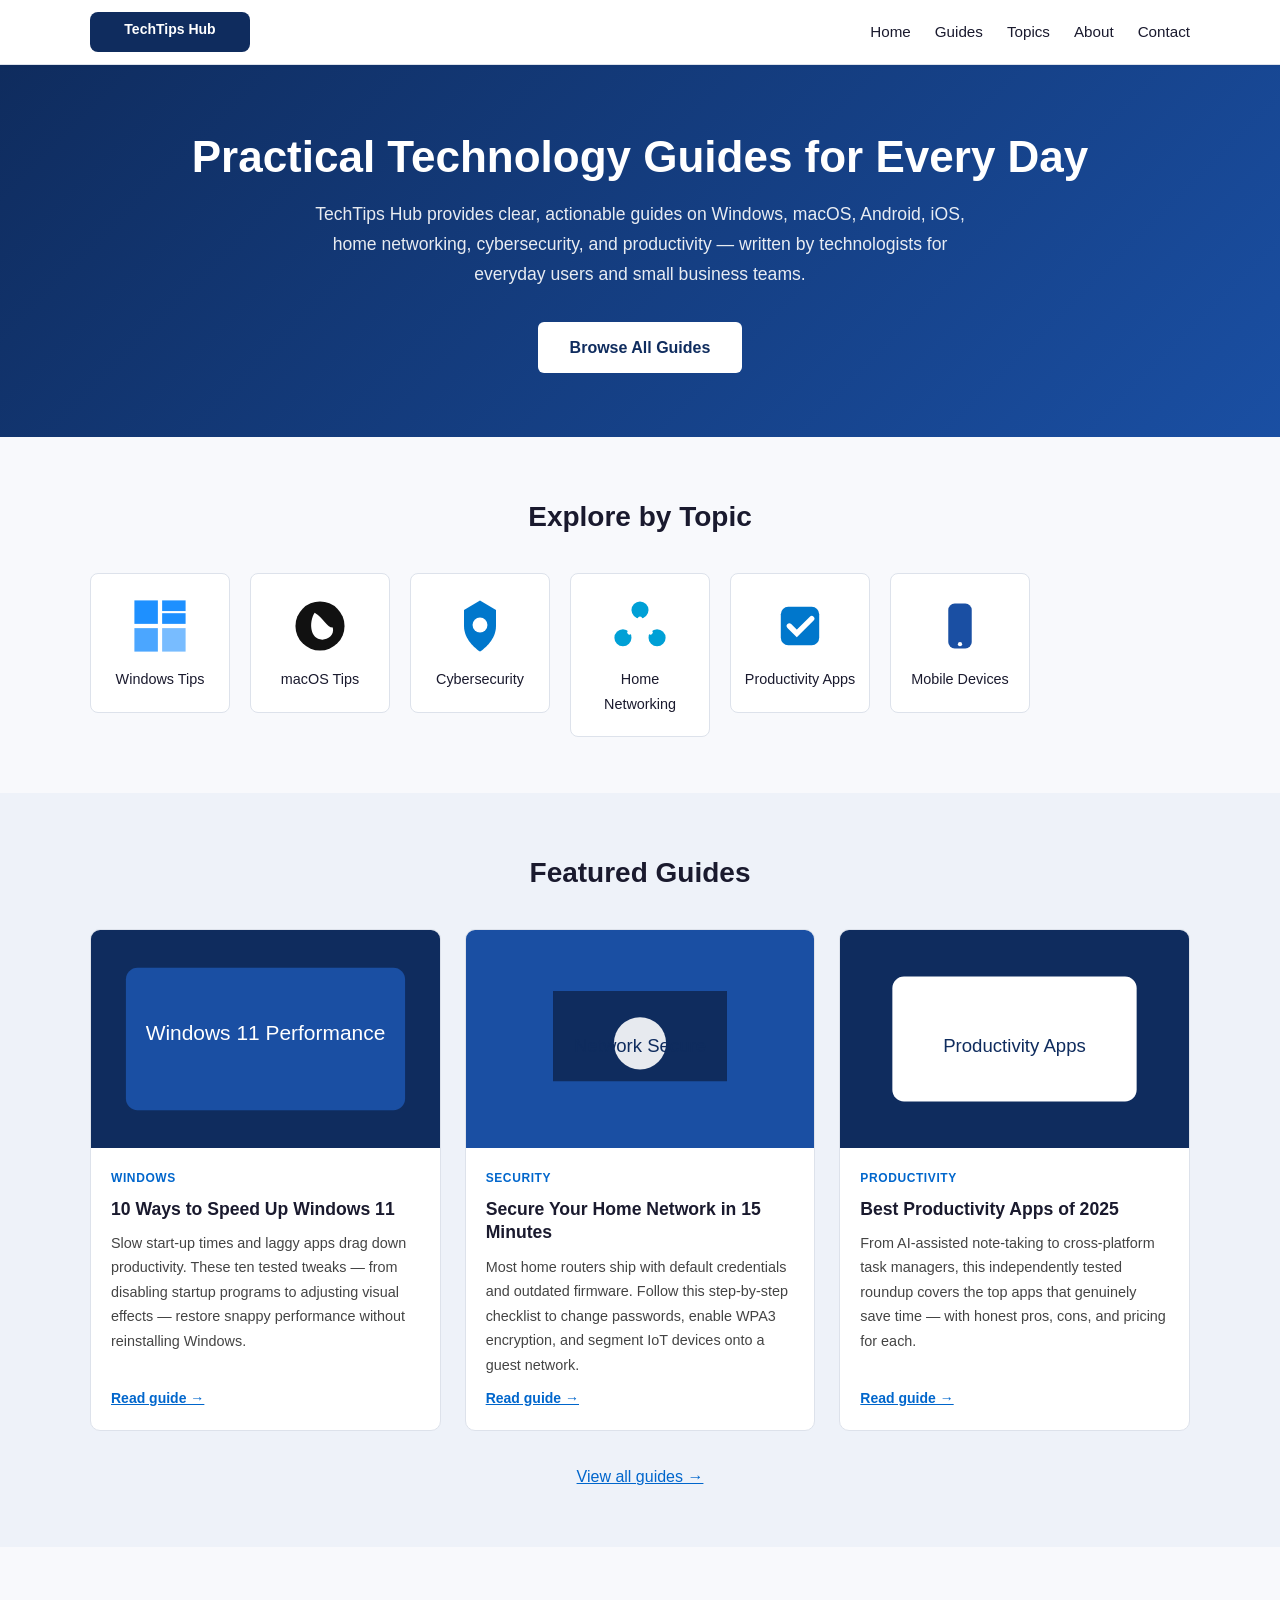
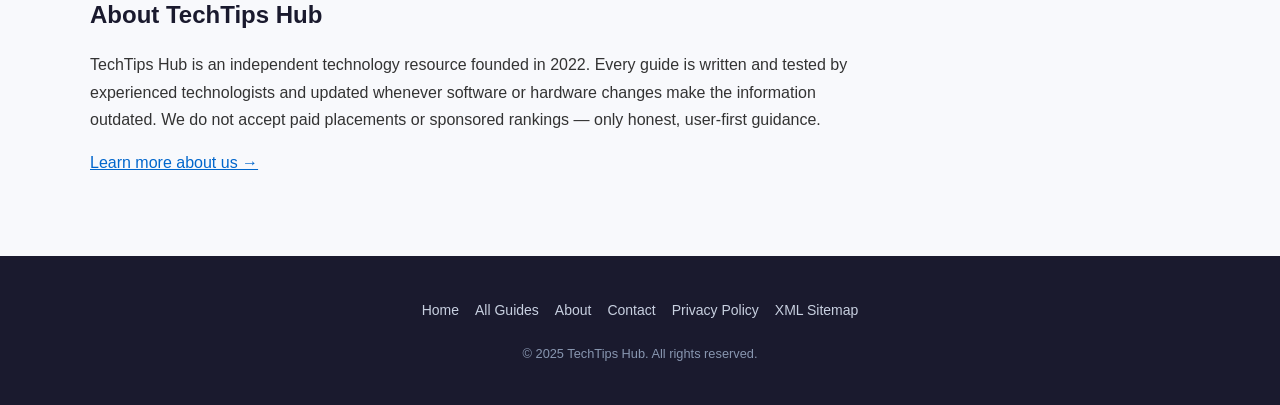
<file: index.html>
<!DOCTYPE html>
<html lang="en">
<head>
  <meta charset="UTF-8" />
  <meta name="viewport" content="width=device-width, initial-scale=1.0" />

  <!-- ═══ Primary SEO ═══ -->
  <title>TechTips Hub – Practical Technology Guides for Every Day</title>
  <meta name="description" content="TechTips Hub delivers clear, step-by-step technology guides covering productivity apps, hardware, security, and software best practices for home and business users." />

  <!-- Canonical URL – consolidates duplicate signals -->
  <link rel="canonical" href="https://vishnuvarsan.github.io/BingSearchApp/" />

  <!-- Robots directive – allow full indexing and snippet use -->
  <meta name="robots" content="index, follow, max-snippet:-1, max-image-preview:large, max-video-preview:-1" />

  <!-- ═══ Open Graph (social sharing & richer snippets) ═══ -->
  <meta property="og:type"        content="website" />
  <meta property="og:title"       content="TechTips Hub – Practical Technology Guides" />
  <meta property="og:description" content="Step-by-step technology guides for home and business users." />
  <meta property="og:url"         content="https://vishnuvarsan.github.io/BingSearchApp/" />
  <meta property="og:image"       content="https://vishnuvarsan.github.io/BingSearchApp/images/og-cover.svg" />
  <meta property="og:image:alt"   content="TechTips Hub logo on a dark background" />
  <meta property="og:locale"      content="en_US" />

  <!-- ═══ Structured Data – WebSite + SearchAction ═══ -->
  <script type="application/ld+json">
  {
    "@context": "https://schema.org",
    "@type": "WebSite",
    "name": "TechTips Hub",
    "url": "https://vishnuvarsan.github.io/BingSearchApp/",
    "description": "Practical technology guides covering productivity, security, hardware, and software.",
    "publisher": {
      "@type": "Organization",
      "name": "TechTips Hub",
      "logo": {
        "@type": "ImageObject",
        "url": "https://vishnuvarsan.github.io/BingSearchApp/images/logo.svg",
        "width": 200,
        "height": 60
      }
    },
    "potentialAction": {
      "@type": "SearchAction",
      "target": {
        "@type": "EntryPoint",
        "urlTemplate": "https://vishnuvarsan.github.io/BingSearchApp/search?q={search_term_string}"
      },
      "query-input": "required name=search_term_string"
    }
  }
  </script>

  <!-- ═══ Structured Data – ItemList (featured articles) ═══ -->
  <script type="application/ld+json">
  {
    "@context": "https://schema.org",
    "@type": "ItemList",
    "name": "Featured Guides",
    "itemListElement": [
      {
        "@type": "ListItem",
        "position": 1,
        "url": "https://vishnuvarsan.github.io/BingSearchApp/guides/windows-11-speed-tips.html",
        "name": "10 Ways to Speed Up Windows 11"
      },
      {
        "@type": "ListItem",
        "position": 2,
        "url": "https://vishnuvarsan.github.io/BingSearchApp/guides/home-network-security.html",
        "name": "Secure Your Home Network in 15 Minutes"
      },
      {
        "@type": "ListItem",
        "position": 3,
        "url": "https://vishnuvarsan.github.io/BingSearchApp/guides/best-productivity-apps-2025.html",
        "name": "Best Productivity Apps of 2025"
      }
    ]
  }
  </script>

  <link rel="stylesheet" href="css/styles.css" />
</head>

<body>

  <!-- ═══ Site Header ═══ -->
  <header role="banner">
    <div class="container header-inner">
      <a href="/" aria-label="TechTips Hub – home">
        <img src="images/logo.svg"
             alt="TechTips Hub logo"
             width="160" height="48"
             loading="eager" />
      </a>
      <nav aria-label="Primary navigation">
        <ul>
          <li><a href="/">Home</a></li>
          <li><a href="guides.html">Guides</a></li>
          <li><a href="topics.html">Topics</a></li>
          <li><a href="about.html">About</a></li>
          <li><a href="contact.html">Contact</a></li>
        </ul>
      </nav>
    </div>
  </header>

  <!-- ═══ Main Content ═══ -->
  <main id="main-content">

    <!-- Hero – key information surfaces immediately (Guideline 18) -->
    <section class="hero" aria-labelledby="hero-heading">
      <div class="container">
        <h1 id="hero-heading">Practical Technology Guides for Every Day</h1>
        <p class="hero-sub">
          TechTips Hub provides clear, actionable guides on Windows, macOS, Android, iOS,
          home networking, cybersecurity, and productivity — written by technologists for
          everyday users and small business teams.
        </p>
        <a href="guides.html" class="btn-primary">Browse All Guides</a>
      </div>
    </section>

    <!-- Featured Topics – each card links with descriptive anchor text (Guideline 5) -->
    <section class="topics" aria-labelledby="topics-heading">
      <div class="container">
        <h2 id="topics-heading">Explore by Topic</h2>
        <ul class="topic-grid">
          <li>
            <a href="topics/windows.html">
              <img src="images/topic-windows.svg" alt="Windows logo icon" width="64" height="64" loading="lazy" />
              <span>Windows Tips</span>
            </a>
          </li>
          <li>
            <a href="topics/macos.html">
              <img src="images/topic-macos.svg" alt="Apple macOS icon" width="64" height="64" loading="lazy" />
              <span>macOS Tips</span>
            </a>
          </li>
          <li>
            <a href="topics/security.html">
              <img src="images/topic-security.svg" alt="Shield icon representing cybersecurity" width="64" height="64" loading="lazy" />
              <span>Cybersecurity</span>
            </a>
          </li>
          <li>
            <a href="topics/networking.html">
              <img src="images/topic-networking.svg" alt="Network router icon" width="64" height="64" loading="lazy" />
              <span>Home Networking</span>
            </a>
          </li>
          <li>
            <a href="topics/productivity.html">
              <img src="images/topic-productivity.svg" alt="Checklist icon representing productivity" width="64" height="64" loading="lazy" />
              <span>Productivity Apps</span>
            </a>
          </li>
          <li>
            <a href="topics/mobile.html">
              <img src="images/topic-mobile.svg" alt="Smartphone icon" width="64" height="64" loading="lazy" />
              <span>Mobile Devices</span>
            </a>
          </li>
        </ul>
      </div>
    </section>

    <!-- Featured Articles -->
    <section class="featured-articles" aria-labelledby="featured-heading">
      <div class="container">
        <h2 id="featured-heading">Featured Guides</h2>
        <div class="article-grid">

          <article>
            <a href="guides/windows-11-speed-tips.html">
              <img src="images/guide-windows-speed.svg"
                   alt="Windows 11 settings screen showing performance options"
                   width="400" height="250" loading="lazy" />
            </a>
            <div class="article-body">
              <span class="tag">Windows</span>
              <h3><a href="guides/windows-11-speed-tips.html">10 Ways to Speed Up Windows 11</a></h3>
              <p>
                Slow start-up times and laggy apps drag down productivity. These ten
                tested tweaks — from disabling startup programs to adjusting visual
                effects — restore snappy performance without reinstalling Windows.
              </p>
              <a href="guides/windows-11-speed-tips.html" class="read-more"
                 aria-label="Read the full guide: 10 Ways to Speed Up Windows 11">Read guide →</a>
            </div>
          </article>

          <article>
            <a href="guides/home-network-security.html">
              <img src="images/guide-network-security.svg"
                   alt="Home Wi-Fi router with a padlock overlay indicating security"
                   width="400" height="250" loading="lazy" />
            </a>
            <div class="article-body">
              <span class="tag">Security</span>
              <h3><a href="guides/home-network-security.html">Secure Your Home Network in 15 Minutes</a></h3>
              <p>
                Most home routers ship with default credentials and outdated firmware.
                Follow this step-by-step checklist to change passwords, enable WPA3
                encryption, and segment IoT devices onto a guest network.
              </p>
              <a href="guides/home-network-security.html" class="read-more"
                 aria-label="Read the full guide: Secure Your Home Network in 15 Minutes">Read guide →</a>
            </div>
          </article>

          <article>
            <a href="guides/best-productivity-apps-2025.html">
              <img src="images/guide-productivity.svg"
                   alt="Screenshot collage of popular productivity applications"
                   width="400" height="250" loading="lazy" />
            </a>
            <div class="article-body">
              <span class="tag">Productivity</span>
              <h3><a href="guides/best-productivity-apps-2025.html">Best Productivity Apps of 2025</a></h3>
              <p>
                From AI-assisted note-taking to cross-platform task managers, this
                independently tested roundup covers the top apps that genuinely save
                time — with honest pros, cons, and pricing for each.
              </p>
              <a href="guides/best-productivity-apps-2025.html" class="read-more"
                 aria-label="Read the full guide: Best Productivity Apps of 2025">Read guide →</a>
            </div>
          </article>

        </div>
        <p class="view-all"><a href="guides.html">View all guides →</a></p>
      </div>
    </section>

    <!-- About / Trust Section (Guideline 15 – verifiable, self-contained content) -->
    <section class="about-strip" aria-labelledby="about-heading">
      <div class="container">
        <h2 id="about-heading">About TechTips Hub</h2>
        <p>
          TechTips Hub is an independent technology resource founded in 2022.
          Every guide is written and tested by experienced technologists and updated
          whenever software or hardware changes make the information outdated.
          We do not accept paid placements or sponsored rankings — only honest,
          user-first guidance.
        </p>
        <a href="about.html">Learn more about us →</a>
      </div>
    </section>

  </main>

  <!-- ═══ Site Footer ═══ -->
  <footer role="contentinfo">
    <div class="container footer-inner">
      <nav aria-label="Footer navigation">
        <ul>
          <li><a href="/">Home</a></li>
          <li><a href="guides.html">All Guides</a></li>
          <li><a href="about.html">About</a></li>
          <li><a href="contact.html">Contact</a></li>
          <li><a href="privacy.html">Privacy Policy</a></li>
          <li><a href="sitemap.xml">XML Sitemap</a></li>
        </ul>
      </nav>
      <p class="copyright">© 2025 TechTips Hub. All rights reserved.</p>
    </div>
  </footer>

</body>
</html>
</file>
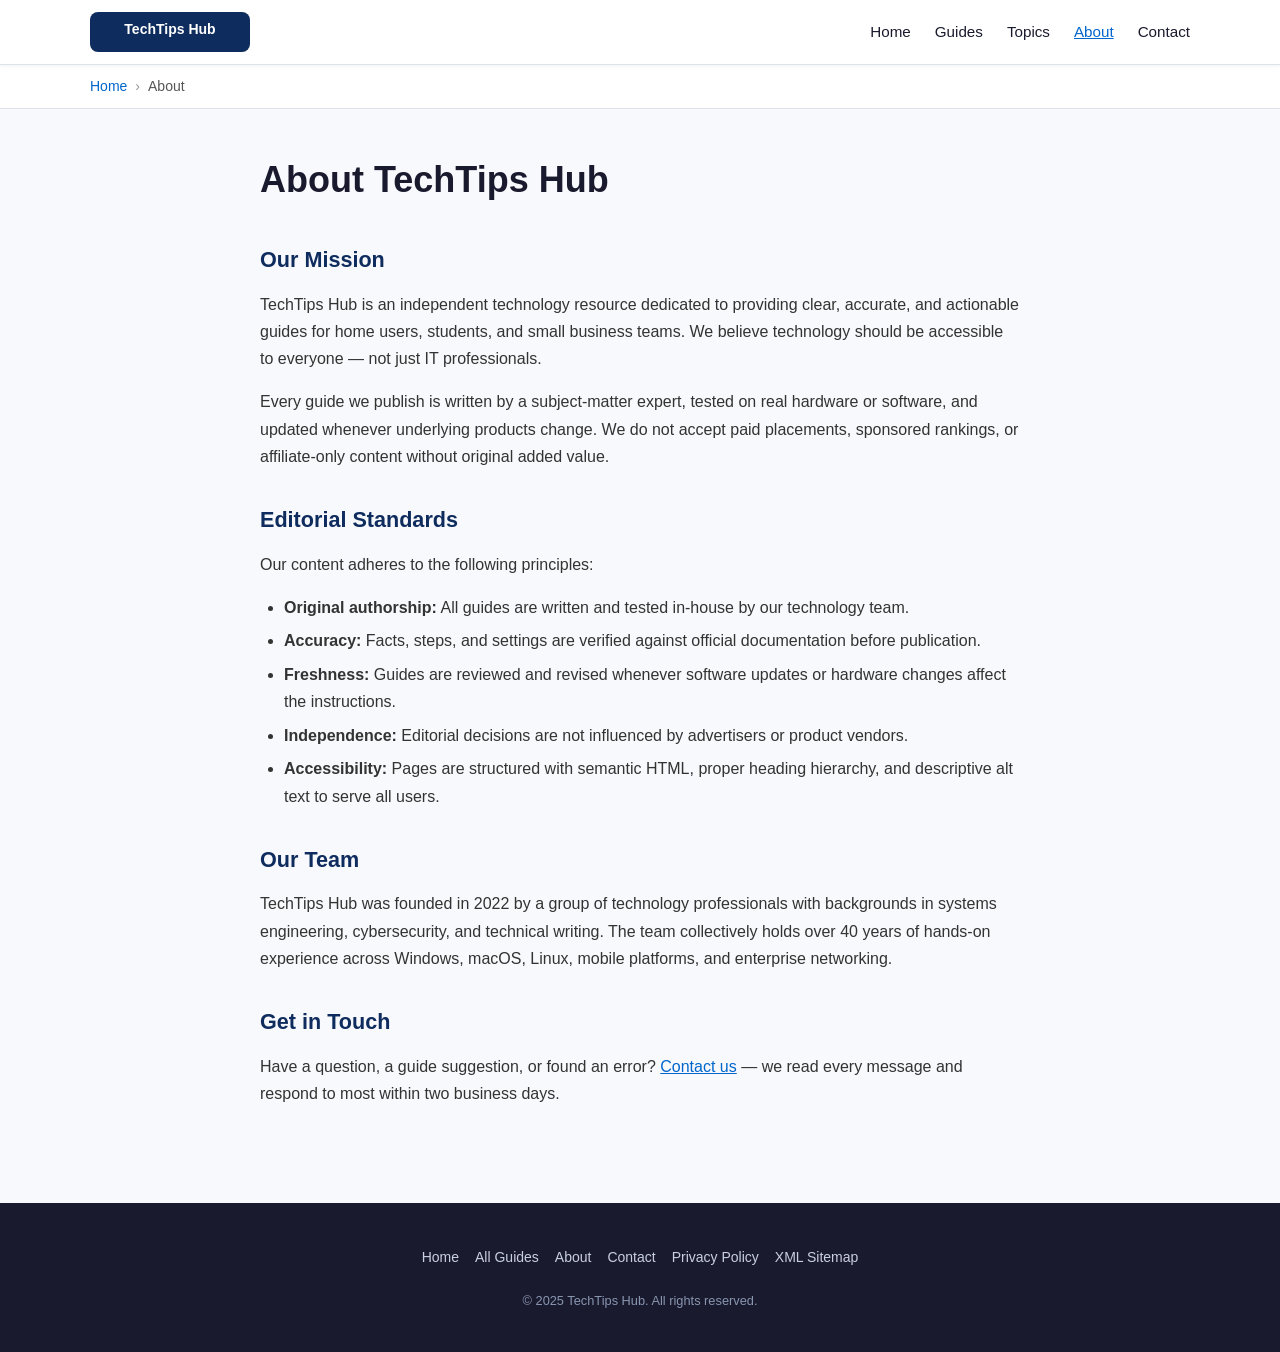
<file: about.html>
<!DOCTYPE html>
<html lang="en">
<head>
  <meta charset="UTF-8" />
  <meta name="viewport" content="width=device-width, initial-scale=1.0" />

  <title>About TechTips Hub – Our Mission and Editorial Standards</title>
  <meta name="description" content="Learn about TechTips Hub: who we are, our editorial standards, and our commitment to independent, user-first technology guidance since 2022." />

  <link rel="canonical" href="https://vishnuvarsan.github.io/BingSearchApp/about.html" />
  <meta name="robots" content="index, follow, max-snippet:-1" />

  <meta property="og:type"        content="website" />
  <meta property="og:title"       content="About TechTips Hub – Our Mission and Editorial Standards" />
  <meta property="og:description" content="Independent technology guidance, editorially tested and regularly updated." />
  <meta property="og:url"         content="https://vishnuvarsan.github.io/BingSearchApp/about.html" />
  <meta property="og:image"       content="https://vishnuvarsan.github.io/BingSearchApp/images/og-cover.svg" />
  <meta property="og:image:alt"   content="TechTips Hub logo on a dark background" />

  <script type="application/ld+json">
  {
    "@context": "https://schema.org",
    "@type": "AboutPage",
    "url": "https://vishnuvarsan.github.io/BingSearchApp/about.html",
    "name": "About TechTips Hub",
    "description": "Our mission, editorial standards, and team background.",
    "publisher": {
      "@type": "Organization",
      "name": "TechTips Hub",
      "url": "https://vishnuvarsan.github.io/BingSearchApp/",
      "foundingDate": "2022",
      "logo": {
        "@type": "ImageObject",
        "url": "https://vishnuvarsan.github.io/BingSearchApp/images/logo.svg"
      }
    }
  }
  </script>

  <link rel="stylesheet" href="css/styles.css" />
</head>

<body>

  <header role="banner">
    <div class="container header-inner">
      <a href="/" aria-label="TechTips Hub – home">
        <img src="images/logo.svg" alt="TechTips Hub logo" width="160" height="48" loading="eager" />
      </a>
      <nav aria-label="Primary navigation">
        <ul>
          <li><a href="/">Home</a></li>
          <li><a href="guides.html">Guides</a></li>
          <li><a href="topics.html">Topics</a></li>
          <li><a href="about.html" aria-current="page">About</a></li>
          <li><a href="contact.html">Contact</a></li>
        </ul>
      </nav>
    </div>
  </header>

  <main id="main-content">

    <!-- Breadcrumb – internal linking and crawl structure -->
    <nav aria-label="Breadcrumb" class="breadcrumb">
      <div class="container">
        <ol>
          <li><a href="/">Home</a></li>
          <li aria-current="page">About</li>
        </ol>
      </div>
    </nav>

    <div class="container page-content">

      <!-- H1 appears early with the page's primary topic (Guideline 18) -->
      <h1>About TechTips Hub</h1>

      <section aria-labelledby="mission-heading">
        <h2 id="mission-heading">Our Mission</h2>
        <p>
          TechTips Hub is an independent technology resource dedicated to providing
          clear, accurate, and actionable guides for home users, students, and small
          business teams. We believe technology should be accessible to everyone —
          not just IT professionals.
        </p>
        <p>
          Every guide we publish is written by a subject-matter expert, tested on
          real hardware or software, and updated whenever underlying products change.
          We do not accept paid placements, sponsored rankings, or affiliate-only
          content without original added value.
        </p>
      </section>

      <section aria-labelledby="standards-heading">
        <h2 id="standards-heading">Editorial Standards</h2>
        <p>Our content adheres to the following principles:</p>
        <ul>
          <li><strong>Original authorship:</strong> All guides are written and tested in-house by our technology team.</li>
          <li><strong>Accuracy:</strong> Facts, steps, and settings are verified against official documentation before publication.</li>
          <li><strong>Freshness:</strong> Guides are reviewed and revised whenever software updates or hardware changes affect the instructions.</li>
          <li><strong>Independence:</strong> Editorial decisions are not influenced by advertisers or product vendors.</li>
          <li><strong>Accessibility:</strong> Pages are structured with semantic HTML, proper heading hierarchy, and descriptive alt text to serve all users.</li>
        </ul>
      </section>

      <section aria-labelledby="team-heading">
        <h2 id="team-heading">Our Team</h2>
        <p>
          TechTips Hub was founded in 2022 by a group of technology professionals
          with backgrounds in systems engineering, cybersecurity, and technical
          writing. The team collectively holds over 40 years of hands-on experience
          across Windows, macOS, Linux, mobile platforms, and enterprise networking.
        </p>
      </section>

      <section aria-labelledby="contact-cta-heading">
        <h2 id="contact-cta-heading">Get in Touch</h2>
        <p>
          Have a question, a guide suggestion, or found an error?
          <a href="contact.html">Contact us</a> — we read every message and respond
          to most within two business days.
        </p>
      </section>

    </div>
  </main>

  <footer role="contentinfo">
    <div class="container footer-inner">
      <nav aria-label="Footer navigation">
        <ul>
          <li><a href="/">Home</a></li>
          <li><a href="guides.html">All Guides</a></li>
          <li><a href="about.html">About</a></li>
          <li><a href="contact.html">Contact</a></li>
          <li><a href="privacy.html">Privacy Policy</a></li>
          <li><a href="sitemap.xml">XML Sitemap</a></li>
        </ul>
      </nav>
      <p class="copyright">© 2025 TechTips Hub. All rights reserved.</p>
    </div>
  </footer>

</body>
</html>
</file>
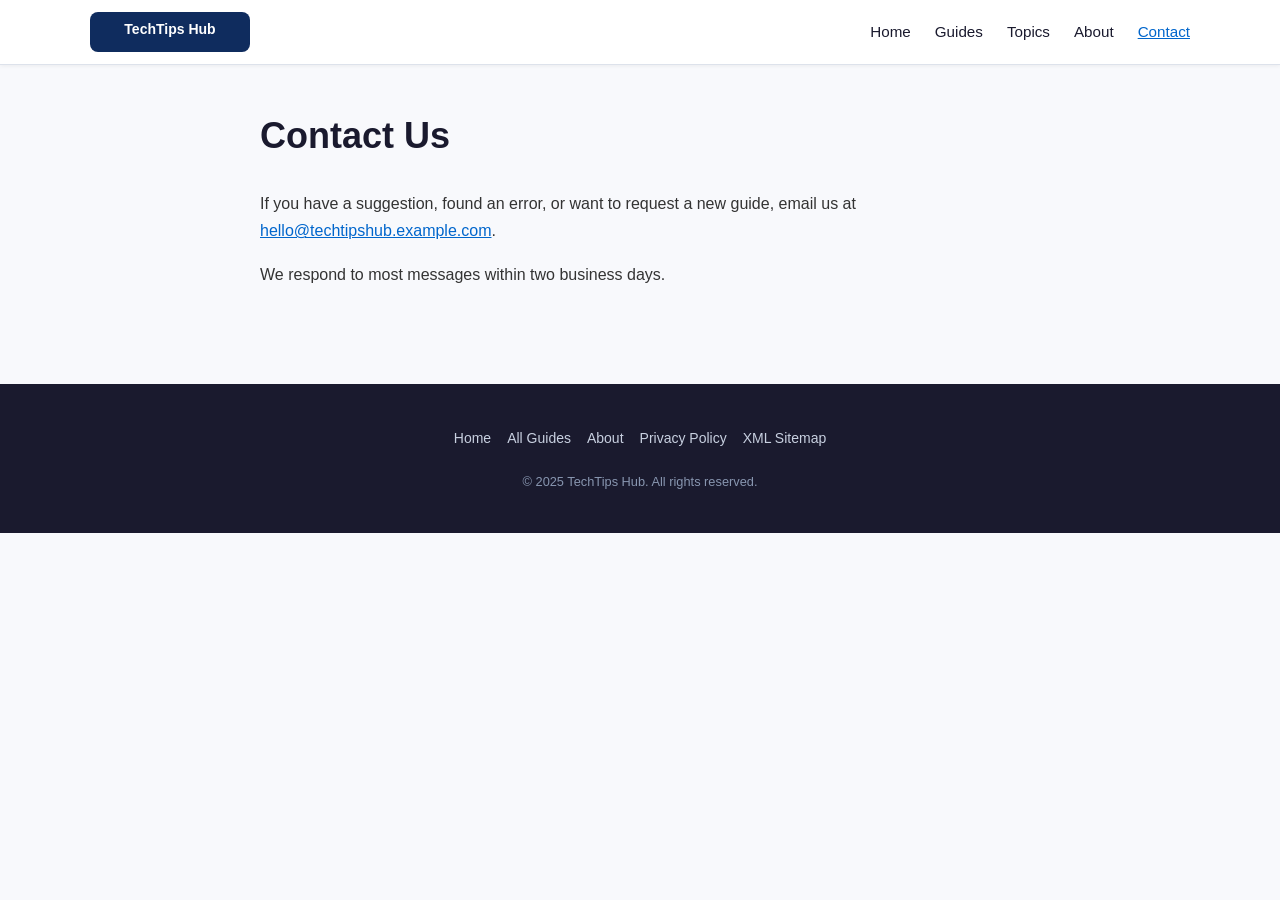
<file: contact.html>
<!DOCTYPE html>
<html lang="en">
<head>
  <meta charset="UTF-8" />
  <meta name="viewport" content="width=device-width, initial-scale=1.0" />
  <title>Contact TechTips Hub</title>
  <meta name="description" content="Contact TechTips Hub for feedback, guide suggestions, or technical questions." />
  <link rel="canonical" href="https://vishnuvarsan.github.io/BingSearchApp/contact.html" />
  <meta name="robots" content="index, follow, max-snippet:-1" />
  <link rel="stylesheet" href="css/styles.css" />
</head>
<body>
  <header role="banner">
    <div class="container header-inner">
      <a href="/" aria-label="TechTips Hub – home">
        <img src="images/logo.svg" alt="TechTips Hub logo" width="160" height="48" loading="eager" />
      </a>
      <nav aria-label="Primary navigation">
        <ul>
          <li><a href="/">Home</a></li>
          <li><a href="guides.html">Guides</a></li>
          <li><a href="topics.html">Topics</a></li>
          <li><a href="about.html">About</a></li>
          <li><a href="contact.html" aria-current="page">Contact</a></li>
        </ul>
      </nav>
    </div>
  </header>
  <main id="main-content">
    <div class="container page-content">
      <h1>Contact Us</h1>
      <p>If you have a suggestion, found an error, or want to request a new guide, email us at <a href="mailto:hello@techtipshub.example.com">hello@techtipshub.example.com</a>.</p>
      <p>We respond to most messages within two business days.</p>
    </div>
  </main>
  <footer role="contentinfo">
    <div class="container footer-inner">
      <nav aria-label="Footer navigation">
        <ul>
          <li><a href="/">Home</a></li>
          <li><a href="guides.html">All Guides</a></li>
          <li><a href="about.html">About</a></li>
          <li><a href="privacy.html">Privacy Policy</a></li>
          <li><a href="sitemap.xml">XML Sitemap</a></li>
        </ul>
      </nav>
      <p class="copyright">© 2025 TechTips Hub. All rights reserved.</p>
    </div>
  </footer>
</body>
</html>
</file>
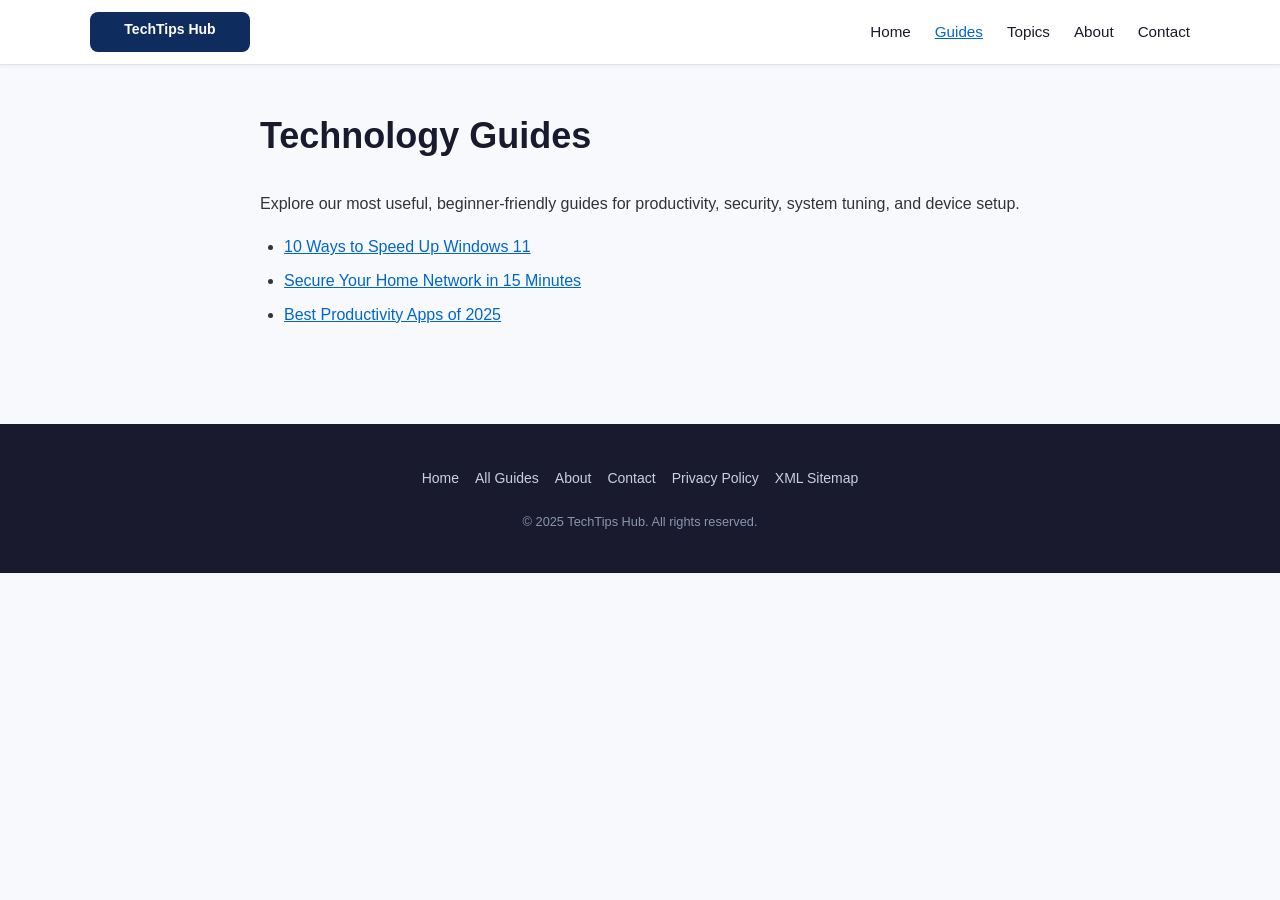
<file: guides.html>
<!DOCTYPE html>
<html lang="en">
<head>
  <meta charset="UTF-8" />
  <meta name="viewport" content="width=device-width, initial-scale=1.0" />
  <title>Guides – TechTips Hub</title>
  <meta name="description" content="Browse practical technology guides for Windows, macOS, security, productivity, and more." />
  <link rel="canonical" href="https://vishnuvarsan.github.io/BingSearchApp/guides.html" />
  <meta name="robots" content="index, follow, max-snippet:-1" />
  <link rel="stylesheet" href="css/styles.css" />
</head>
<body>
  <header role="banner">
    <div class="container header-inner">
      <a href="/" aria-label="TechTips Hub – home">
        <img src="images/logo.svg" alt="TechTips Hub logo" width="160" height="48" loading="eager" />
      </a>
      <nav aria-label="Primary navigation">
        <ul>
          <li><a href="/">Home</a></li>
          <li><a href="guides.html" aria-current="page">Guides</a></li>
          <li><a href="topics.html">Topics</a></li>
          <li><a href="about.html">About</a></li>
          <li><a href="contact.html">Contact</a></li>
        </ul>
      </nav>
    </div>
  </header>
  <main id="main-content">
    <div class="container page-content">
      <h1>Technology Guides</h1>
      <p>Explore our most useful, beginner-friendly guides for productivity, security, system tuning, and device setup.</p>
      <ul>
        <li><a href="guides/windows-11-speed-tips.html">10 Ways to Speed Up Windows 11</a></li>
        <li><a href="guides/home-network-security.html">Secure Your Home Network in 15 Minutes</a></li>
        <li><a href="guides/best-productivity-apps-2025.html">Best Productivity Apps of 2025</a></li>
      </ul>
    </div>
  </main>
  <footer role="contentinfo">
    <div class="container footer-inner">
      <nav aria-label="Footer navigation">
        <ul>
          <li><a href="/">Home</a></li>
          <li><a href="guides.html">All Guides</a></li>
          <li><a href="about.html">About</a></li>
          <li><a href="contact.html">Contact</a></li>
          <li><a href="privacy.html">Privacy Policy</a></li>
          <li><a href="sitemap.xml">XML Sitemap</a></li>
        </ul>
      </nav>
      <p class="copyright">© 2025 TechTips Hub. All rights reserved.</p>
    </div>
  </footer>
</body>
</html>
</file>
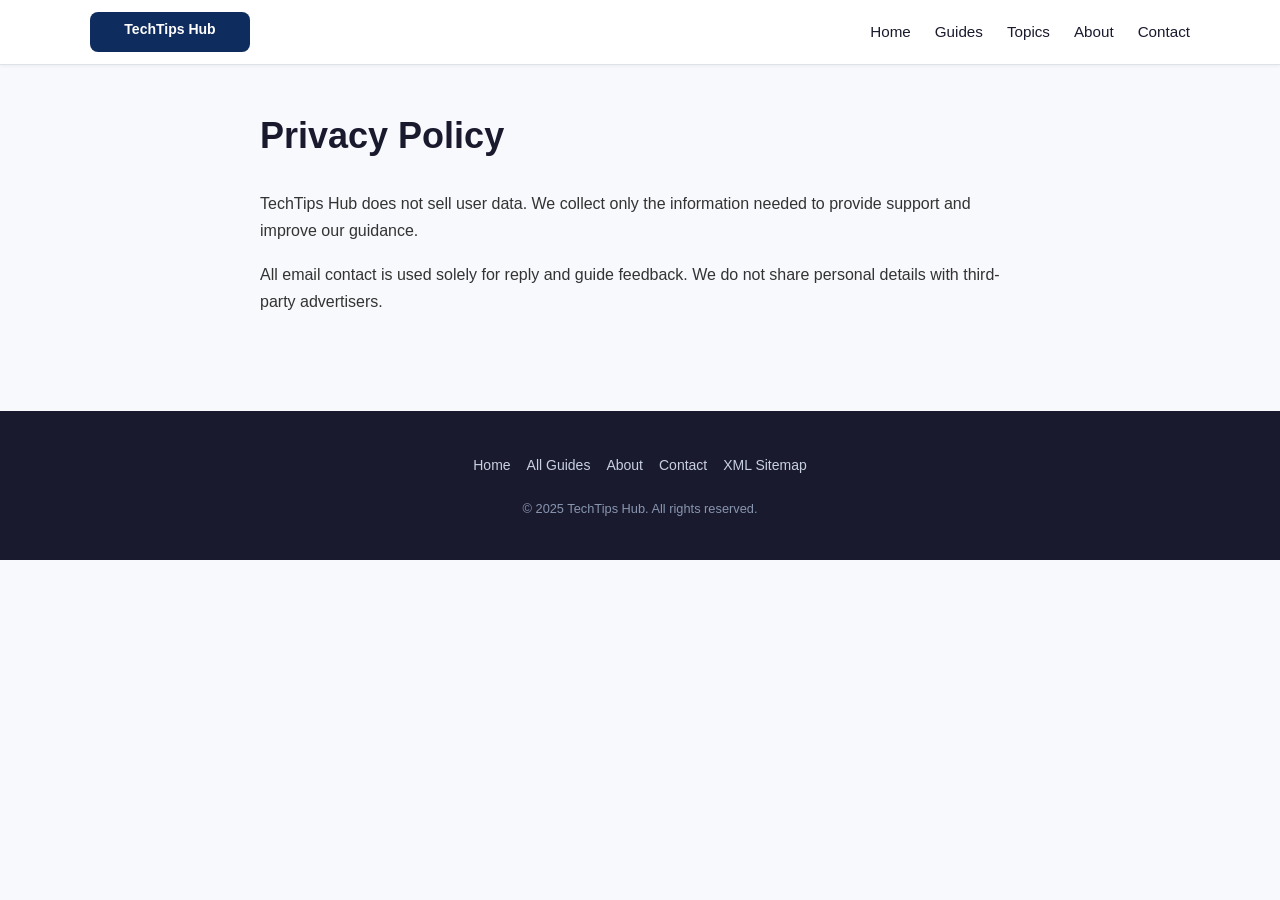
<file: privacy.html>
<!DOCTYPE html>
<html lang="en">
<head>
  <meta charset="UTF-8" />
  <meta name="viewport" content="width=device-width, initial-scale=1.0" />
  <title>Privacy Policy – TechTips Hub</title>
  <meta name="description" content="Read the TechTips Hub privacy policy describing how we handle user data and content access." />
  <link rel="canonical" href="https://vishnuvarsan.github.io/BingSearchApp/privacy.html" />
  <meta name="robots" content="index, follow, max-snippet:-1" />
  <link rel="stylesheet" href="css/styles.css" />
</head>
<body>
  <header role="banner">
    <div class="container header-inner">
      <a href="/" aria-label="TechTips Hub – home">
        <img src="images/logo.svg" alt="TechTips Hub logo" width="160" height="48" loading="eager" />
      </a>
      <nav aria-label="Primary navigation">
        <ul>
          <li><a href="/">Home</a></li>
          <li><a href="guides.html">Guides</a></li>
          <li><a href="topics.html">Topics</a></li>
          <li><a href="about.html">About</a></li>
          <li><a href="contact.html">Contact</a></li>
        </ul>
      </nav>
    </div>
  </header>
  <main id="main-content">
    <div class="container page-content">
      <h1>Privacy Policy</h1>
      <p>TechTips Hub does not sell user data. We collect only the information needed to provide support and improve our guidance.</p>
      <p>All email contact is used solely for reply and guide feedback. We do not share personal details with third-party advertisers.</p>
    </div>
  </main>
  <footer role="contentinfo">
    <div class="container footer-inner">
      <nav aria-label="Footer navigation">
        <ul>
          <li><a href="/">Home</a></li>
          <li><a href="guides.html">All Guides</a></li>
          <li><a href="about.html">About</a></li>
          <li><a href="contact.html">Contact</a></li>
          <li><a href="sitemap.xml">XML Sitemap</a></li>
        </ul>
      </nav>
      <p class="copyright">© 2025 TechTips Hub. All rights reserved.</p>
    </div>
  </footer>
</body>
</html>
</file>
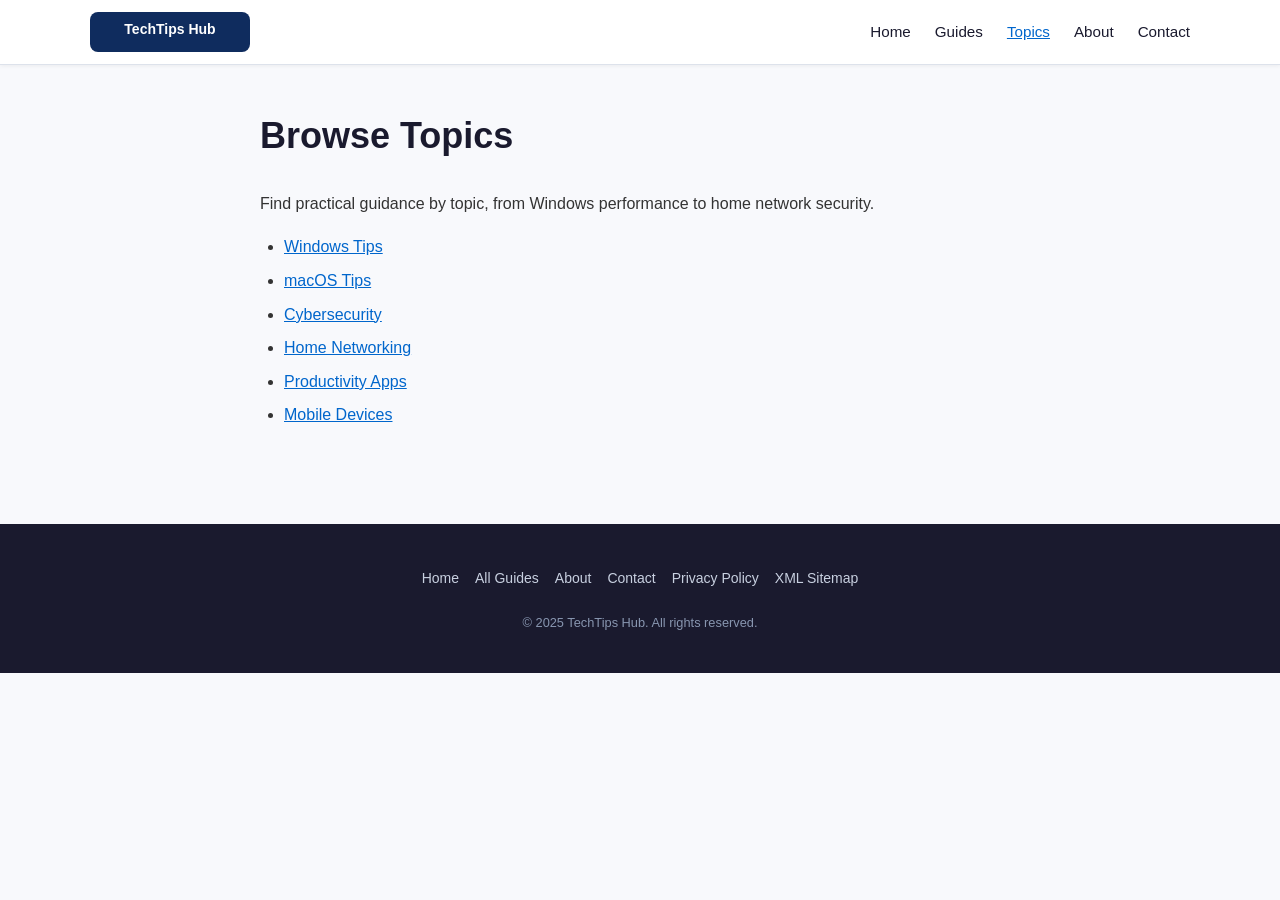
<file: topics.html>
<!DOCTYPE html>
<html lang="en">
<head>
  <meta charset="UTF-8" />
  <meta name="viewport" content="width=device-width, initial-scale=1.0" />
  <title>Topics – TechTips Hub</title>
  <meta name="description" content="Browse TechTips Hub topics for Windows, macOS, security, networking, mobile, and productivity." />
  <link rel="canonical" href="https://vishnuvarsan.github.io/BingSearchApp/topics.html" />
  <meta name="robots" content="index, follow, max-snippet:-1" />
  <link rel="stylesheet" href="css/styles.css" />
</head>
<body>
  <header role="banner">
    <div class="container header-inner">
      <a href="/" aria-label="TechTips Hub – home">
        <img src="images/logo.svg" alt="TechTips Hub logo" width="160" height="48" loading="eager" />
      </a>
      <nav aria-label="Primary navigation">
        <ul>
          <li><a href="/">Home</a></li>
          <li><a href="guides.html">Guides</a></li>
          <li><a href="topics.html" aria-current="page">Topics</a></li>
          <li><a href="about.html">About</a></li>
          <li><a href="contact.html">Contact</a></li>
        </ul>
      </nav>
    </div>
  </header>
  <main id="main-content">
    <div class="container page-content">
      <h1>Browse Topics</h1>
      <p>Find practical guidance by topic, from Windows performance to home network security.</p>
      <ul>
        <li><a href="topics/windows.html">Windows Tips</a></li>
        <li><a href="topics/macos.html">macOS Tips</a></li>
        <li><a href="topics/security.html">Cybersecurity</a></li>
        <li><a href="topics/networking.html">Home Networking</a></li>
        <li><a href="topics/productivity.html">Productivity Apps</a></li>
        <li><a href="topics/mobile.html">Mobile Devices</a></li>
      </ul>
    </div>
  </main>
  <footer role="contentinfo">
    <div class="container footer-inner">
      <nav aria-label="Footer navigation">
        <ul>
          <li><a href="/">Home</a></li>
          <li><a href="guides.html">All Guides</a></li>
          <li><a href="about.html">About</a></li>
          <li><a href="contact.html">Contact</a></li>
          <li><a href="privacy.html">Privacy Policy</a></li>
          <li><a href="sitemap.xml">XML Sitemap</a></li>
        </ul>
      </nav>
      <p class="copyright">© 2025 TechTips Hub. All rights reserved.</p>
    </div>
  </footer>
</body>
</html>
</file>
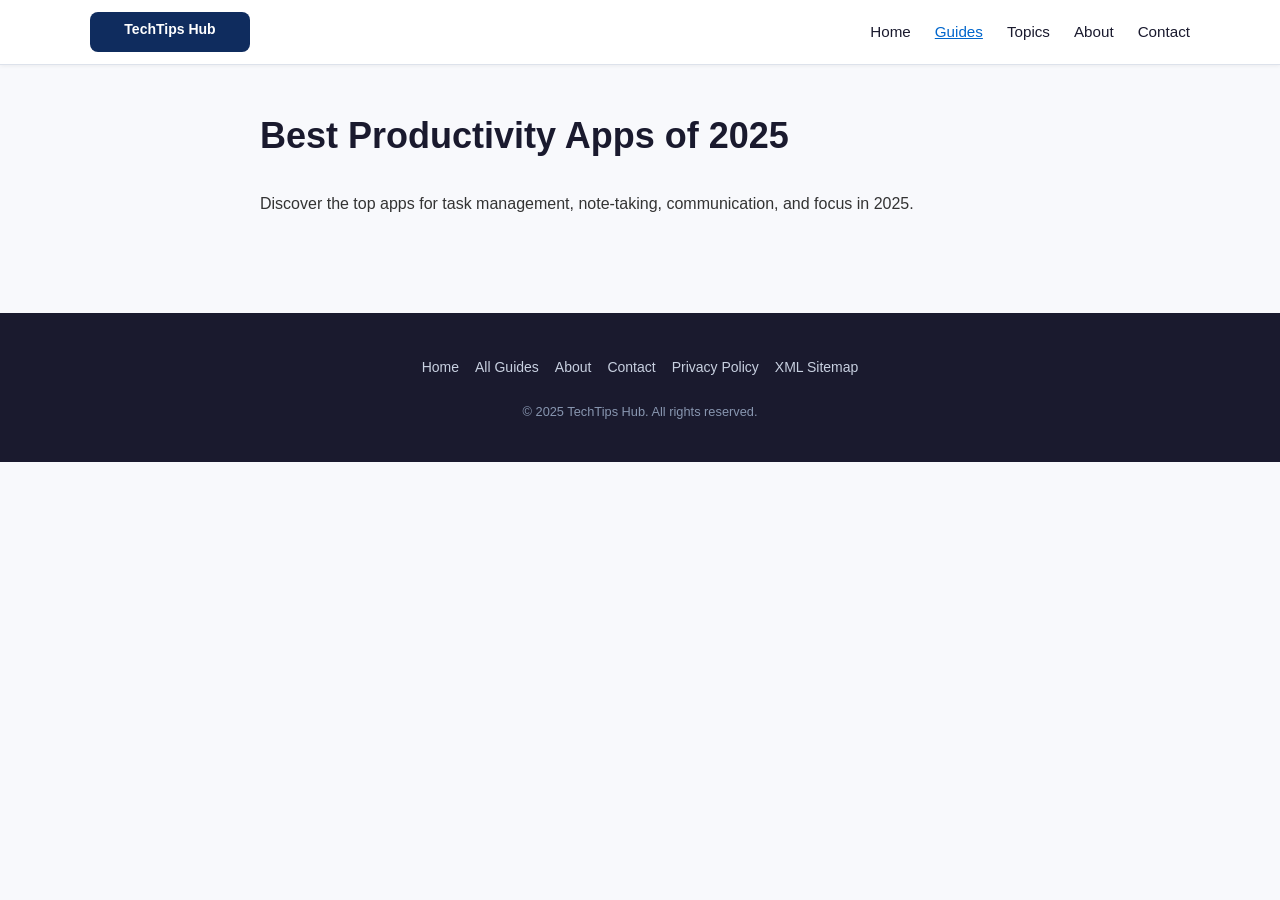
<file: guides/best-productivity-apps-2025.html>
<!DOCTYPE html>
<html lang="en">
<head>
  <meta charset="UTF-8" />
  <meta name="viewport" content="width=device-width, initial-scale=1.0" />
  <title>Best Productivity Apps of 2025</title>
  <meta name="description" content="A curated list of productivity apps for 2025, with honest pros, cons, and pricing." />
  <link rel="canonical" href="https://vishnuvarsan.github.io/BingSearchApp/guides/best-productivity-apps-2025.html" />
  <meta name="robots" content="index, follow, max-snippet:-1, max-image-preview:large" />
  <link rel="stylesheet" href="../css/styles.css" />
</head>
<body>
  <header role="banner">
    <div class="container header-inner">
      <a href="/" aria-label="TechTips Hub – home">
        <img src="../images/logo.svg" alt="TechTips Hub logo" width="160" height="48" loading="eager" />
      </a>
      <nav aria-label="Primary navigation">
        <ul>
          <li><a href="/">Home</a></li>
          <li><a href="/guides.html" aria-current="page">Guides</a></li>
          <li><a href="/topics.html">Topics</a></li>
          <li><a href="/about.html">About</a></li>
          <li><a href="/contact.html">Contact</a></li>
        </ul>
      </nav>
    </div>
  </header>
  <main id="main-content">
    <div class="container page-content">
      <h1>Best Productivity Apps of 2025</h1>
      <p>Discover the top apps for task management, note-taking, communication, and focus in 2025.</p>
    </div>
  </main>
  <footer role="contentinfo">
    <div class="container footer-inner">
      <nav aria-label="Footer navigation">
        <ul>
          <li><a href="/">Home</a></li>
          <li><a href="/guides.html">All Guides</a></li>
          <li><a href="/about.html">About</a></li>
          <li><a href="/contact.html">Contact</a></li>
          <li><a href="/privacy.html">Privacy Policy</a></li>
          <li><a href="/sitemap.xml">XML Sitemap</a></li>
        </ul>
      </nav>
      <p class="copyright">© 2025 TechTips Hub. All rights reserved.</p>
    </div>
  </footer>
</body>
</html>
</file>
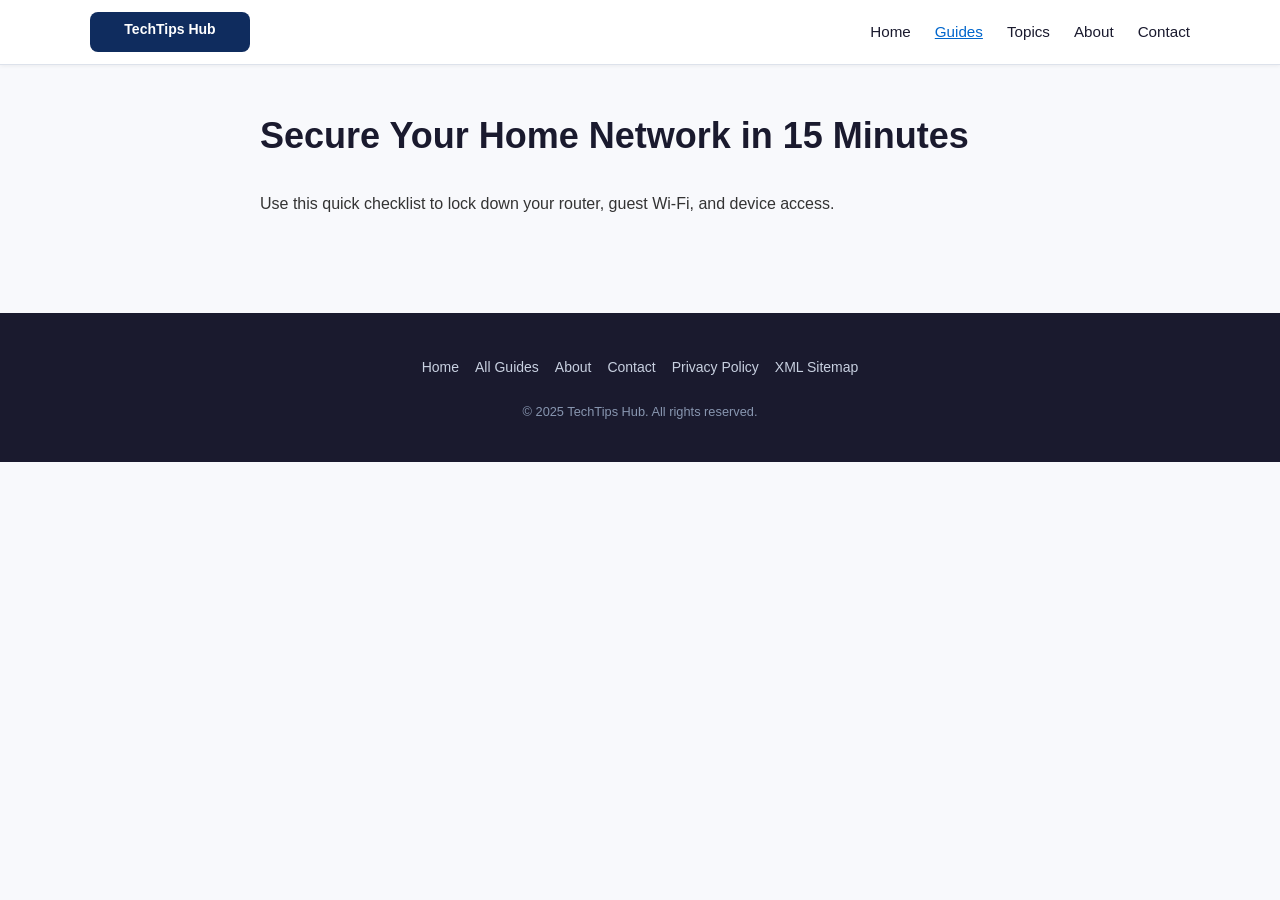
<file: guides/home-network-security.html>
<!DOCTYPE html>
<html lang="en">
<head>
  <meta charset="UTF-8" />
  <meta name="viewport" content="width=device-width, initial-scale=1.0" />
  <title>Secure Your Home Network in 15 Minutes</title>
  <meta name="description" content="A practical checklist for securing your home Wi-Fi network quickly and effectively." />
  <link rel="canonical" href="https://vishnuvarsan.github.io/BingSearchApp/guides/home-network-security.html" />
  <meta name="robots" content="index, follow, max-snippet:-1, max-image-preview:large" />
  <link rel="stylesheet" href="../css/styles.css" />
</head>
<body>
  <header role="banner">
    <div class="container header-inner">
      <a href="/" aria-label="TechTips Hub – home">
        <img src="../images/logo.svg" alt="TechTips Hub logo" width="160" height="48" loading="eager" />
      </a>
      <nav aria-label="Primary navigation">
        <ul>
          <li><a href="/">Home</a></li>
          <li><a href="/guides.html" aria-current="page">Guides</a></li>
          <li><a href="/topics.html">Topics</a></li>
          <li><a href="/about.html">About</a></li>
          <li><a href="/contact.html">Contact</a></li>
        </ul>
      </nav>
    </div>
  </header>
  <main id="main-content">
    <div class="container page-content">
      <h1>Secure Your Home Network in 15 Minutes</h1>
      <p>Use this quick checklist to lock down your router, guest Wi-Fi, and device access.</p>
    </div>
  </main>
  <footer role="contentinfo">
    <div class="container footer-inner">
      <nav aria-label="Footer navigation">
        <ul>
          <li><a href="/">Home</a></li>
          <li><a href="/guides.html">All Guides</a></li>
          <li><a href="/about.html">About</a></li>
          <li><a href="/contact.html">Contact</a></li>
          <li><a href="/privacy.html">Privacy Policy</a></li>
          <li><a href="/sitemap.xml">XML Sitemap</a></li>
        </ul>
      </nav>
      <p class="copyright">© 2025 TechTips Hub. All rights reserved.</p>
    </div>
  </footer>
</body>
</html>
</file>
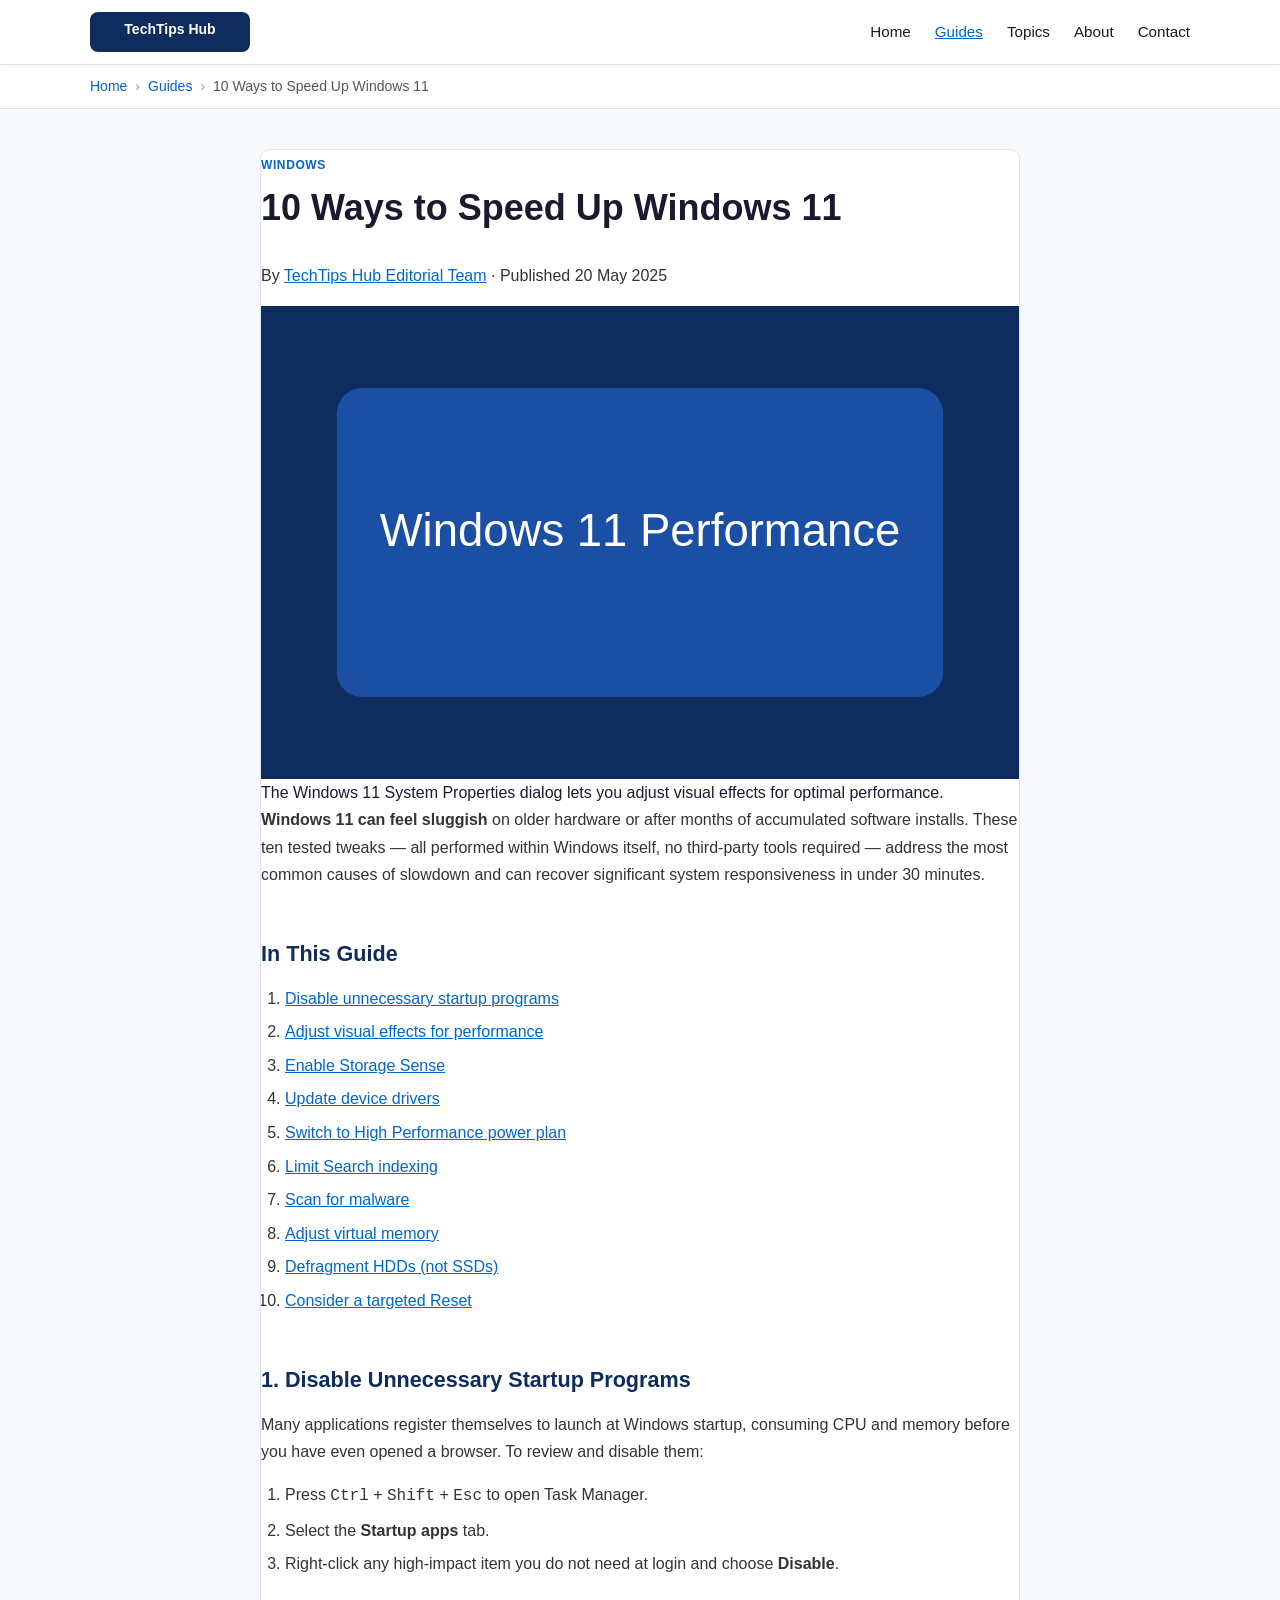
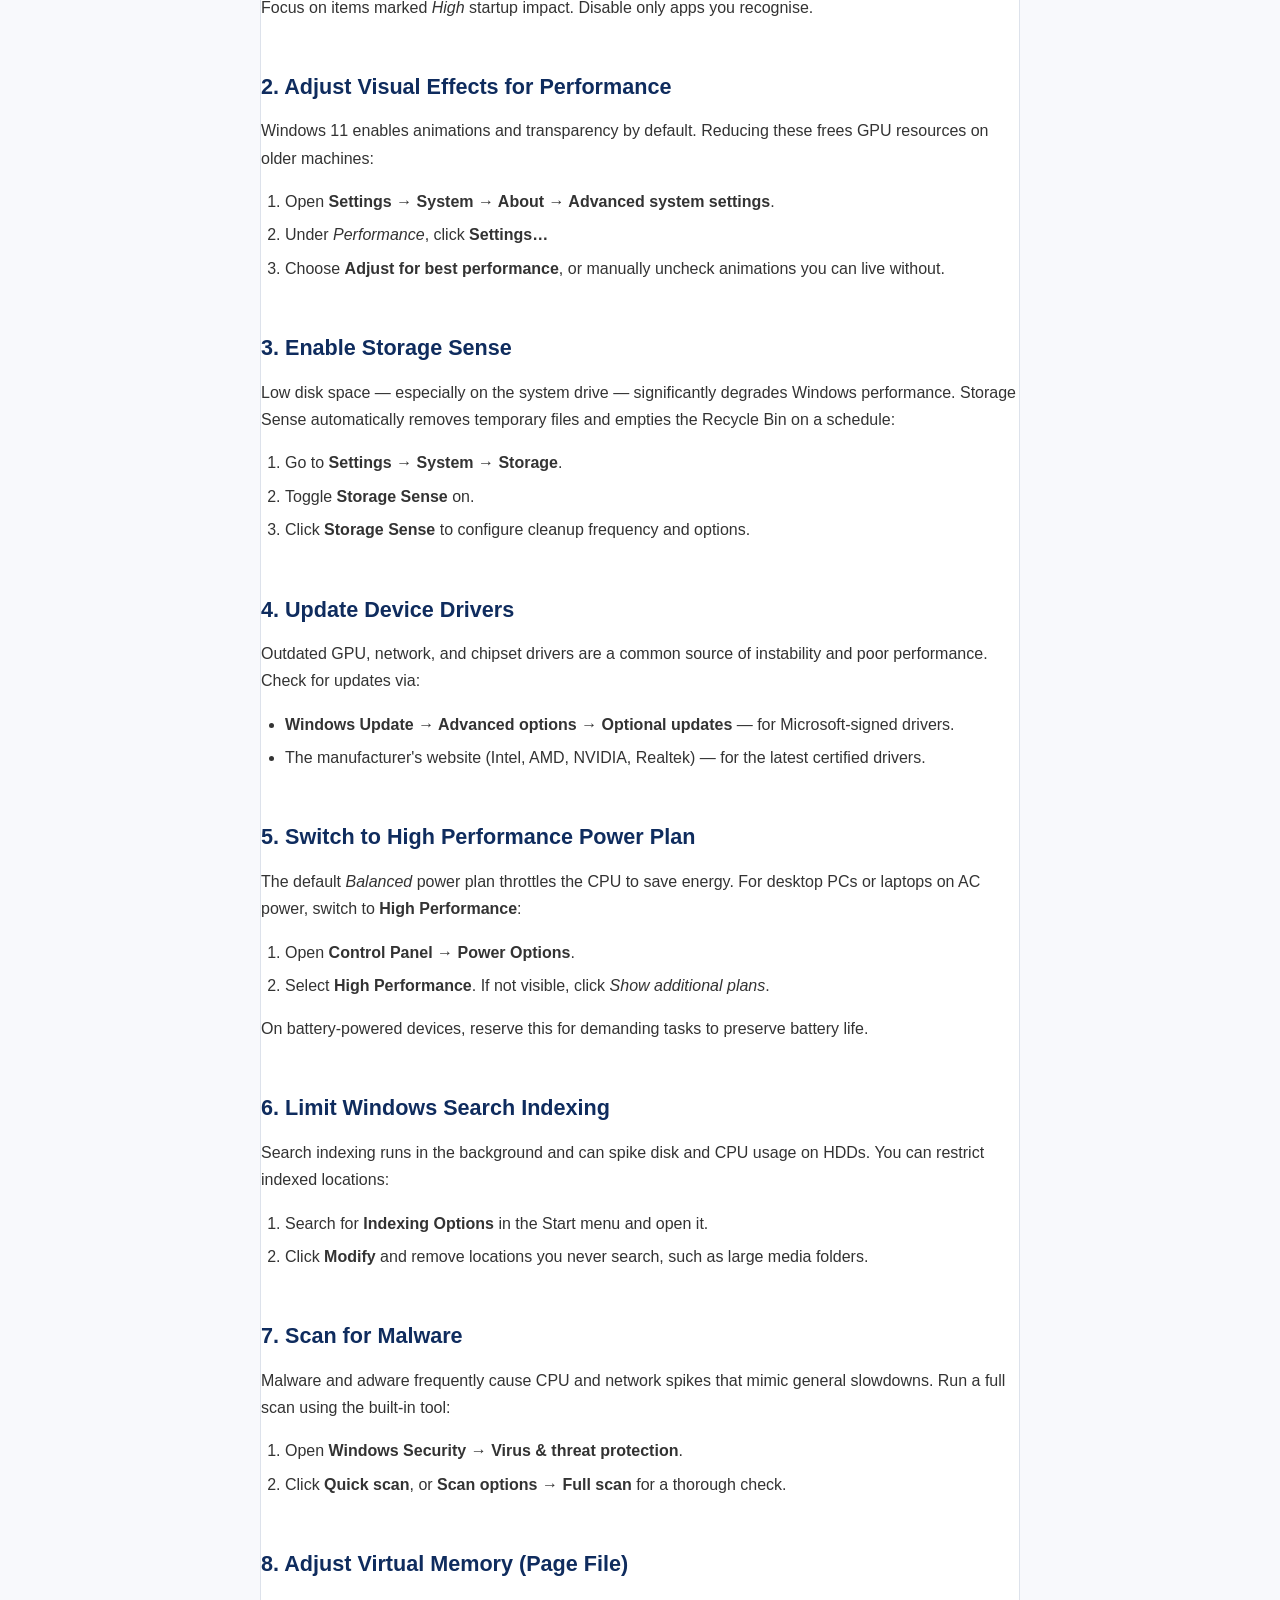
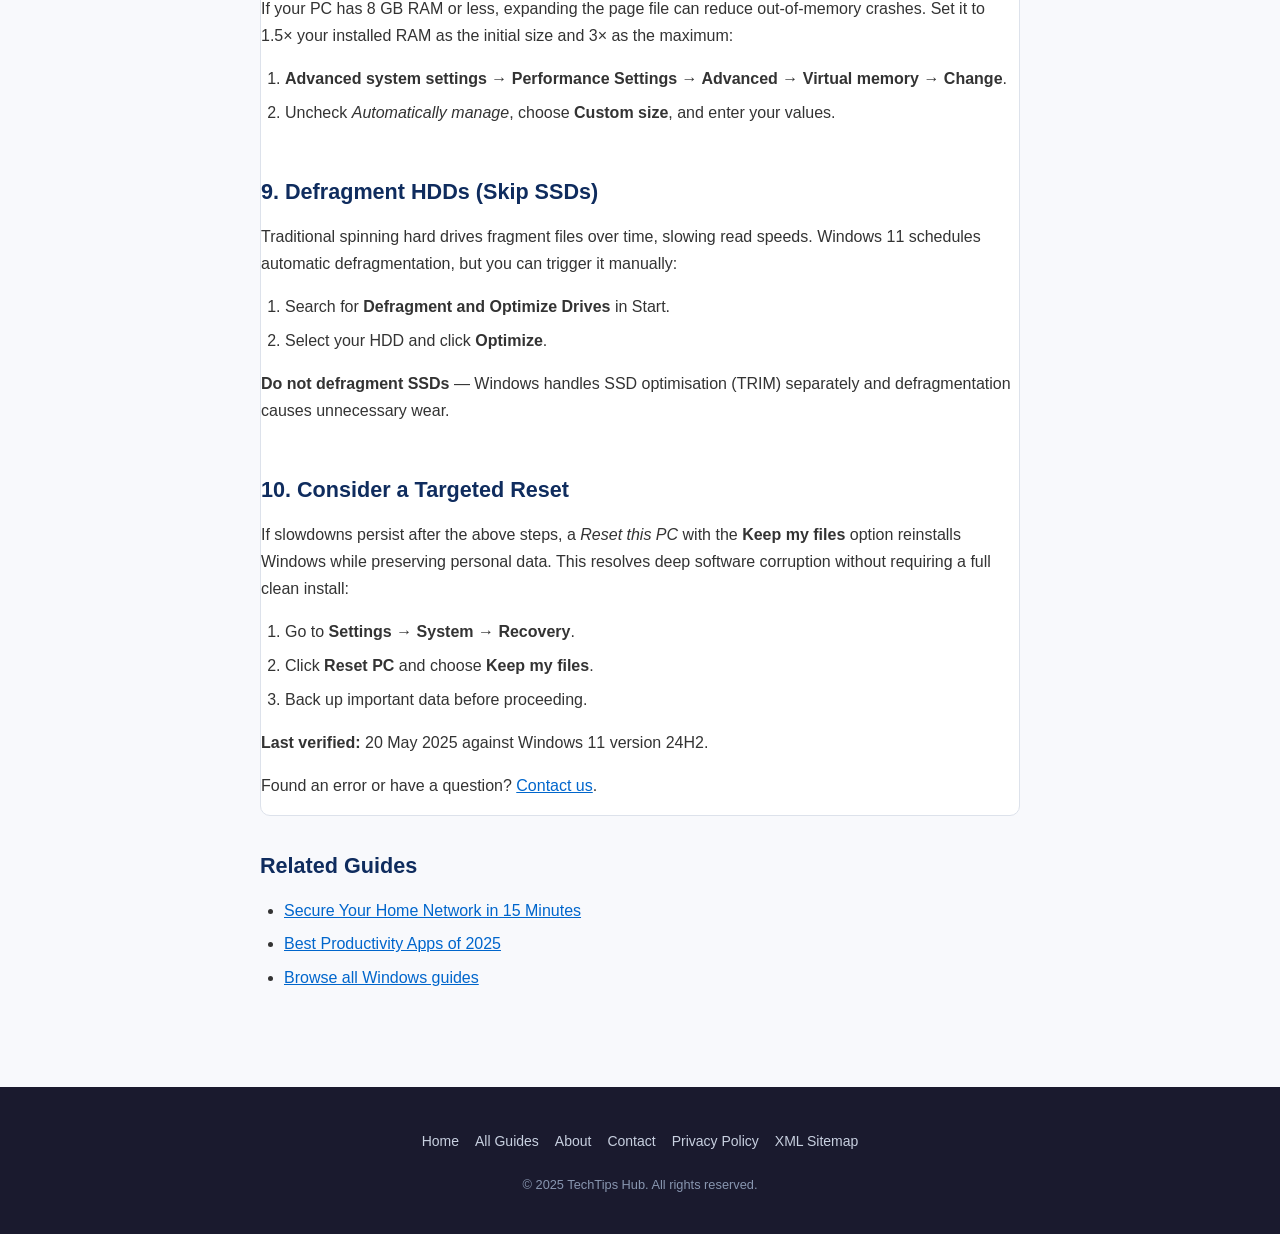
<file: guides/windows-11-speed-tips.html>
<!DOCTYPE html>
<html lang="en">
<head>
  <meta charset="UTF-8" />
  <meta name="viewport" content="width=device-width, initial-scale=1.0" />

  <title>10 Ways to Speed Up Windows 11 – TechTips Hub</title>
  <meta name="description" content="Tested and verified: ten practical tweaks that restore snappy Windows 11 performance — from disabling startup apps to tuning visual effects — without reinstalling the OS." />

  <!-- Canonical – one authoritative URL (Guideline 6) -->
  <link rel="canonical" href="https://vishnuvarsan.github.io/BingSearchApp/guides/windows-11-speed-tips.html" />
  <meta name="robots" content="index, follow, max-snippet:-1, max-image-preview:large" />

  <meta property="og:type"        content="article" />
  <meta property="og:title"       content="10 Ways to Speed Up Windows 11" />
  <meta property="og:description" content="Ten tested tweaks that restore snappy Windows 11 performance without reinstalling the OS." />
  <meta property="og:url"         content="https://vishnuvarsan.github.io/BingSearchApp/guides/windows-11-speed-tips.html" />
  <meta property="og:image"       content="https://vishnuvarsan.github.io/BingSearchApp/images/guide-windows-speed.svg" />
  <meta property="og:image:alt"   content="Windows 11 settings screen showing performance options" />
  <meta property="article:published_time" content="2025-05-20T09:00:00+00:00" />
  <meta property="article:modified_time"  content="2025-05-20T09:00:00+00:00" />
  <meta property="article:section"        content="Windows Tips" />

  <!-- Article structured data (Guideline 14 – accurate markup) -->
  <script type="application/ld+json">
  {
    "@context": "https://schema.org",
    "@type": "TechArticle",
    "headline": "10 Ways to Speed Up Windows 11",
    "description": "Ten tested tweaks that restore snappy Windows 11 performance without reinstalling the OS.",
    "image": {
      "@type": "ImageObject",
      "url": "https://vishnuvarsan.github.io/BingSearchApp/images/guide-windows-speed.svg",
      "width": 1200,
      "height": 750,
      "caption": "Windows 11 settings screen showing performance optimisation options"
    },
    "author": {
      "@type": "Person",
      "name": "TechTips Hub Editorial Team",
      "url": "https://vishnuvarsan.github.io/BingSearchApp/about.html"
    },
    "publisher": {
      "@type": "Organization",
      "name": "TechTips Hub",
      "url": "https://vishnuvarsan.github.io/BingSearchApp/",
      "logo": {
        "@type": "ImageObject",
        "url": "https://vishnuvarsan.github.io/BingSearchApp/images/logo.svg"
      }
    },
    "datePublished": "2025-05-20",
    "dateModified": "2025-05-20",
    "mainEntityOfPage": {
      "@type": "WebPage",
      "@id": "https://vishnuvarsan.github.io/BingSearchApp/guides/windows-11-speed-tips.html"
    },
    "articleSection": "Windows Tips",
    "keywords": ["Windows 11", "PC performance", "startup programs", "visual effects", "SSD"],
    "proficiencyLevel": "Beginner"
  }
  </script>

  <!-- BreadcrumbList structured data (Guideline 14) -->
  <script type="application/ld+json">
  {
    "@context": "https://schema.org",
    "@type": "BreadcrumbList",
    "itemListElement": [
      {
        "@type": "ListItem",
        "position": 1,
        "name": "Home",
        "item": "https://vishnuvarsan.github.io/BingSearchApp/"
      },
      {
        "@type": "ListItem",
        "position": 2,
        "name": "Guides",
        "item": "https://vishnuvarsan.github.io/BingSearchApp/guides.html"
      },
      {
        "@type": "ListItem",
        "position": 3,
        "name": "10 Ways to Speed Up Windows 11",
        "item": "https://vishnuvarsan.github.io/BingSearchApp/guides/windows-11-speed-tips.html"
      }
    ]
  }
  </script>

  <link rel="stylesheet" href="../css/styles.css" />
</head>

<body>

  <header role="banner">
    <div class="container header-inner">
      <a href="/" aria-label="TechTips Hub – home">
        <img src="../images/logo.svg" alt="TechTips Hub logo" width="160" height="48" loading="eager" />
      </a>
      <nav aria-label="Primary navigation">
        <ul>
          <li><a href="/">Home</a></li>
          <li><a href="/guides.html" aria-current="page">Guides</a></li>
          <li><a href="/topics.html">Topics</a></li>
          <li><a href="/about.html">About</a></li>
          <li><a href="/contact.html">Contact</a></li>
        </ul>
      </nav>
    </div>
  </header>

  <main id="main-content">

    <!-- Breadcrumb (Guideline 5 – crawlable internal links) -->
    <nav aria-label="Breadcrumb" class="breadcrumb">
      <div class="container">
        <ol>
          <li><a href="/">Home</a></li>
          <li><a href="/guides.html">Guides</a></li>
          <li aria-current="page">10 Ways to Speed Up Windows 11</li>
        </ol>
      </div>
    </nav>

    <div class="container page-content">

      <article>
        <header class="article-header">
          <span class="tag">Windows</span>

          <!-- H1 near the top with the primary topic (Guidelines 13 & 18) -->
          <h1>10 Ways to Speed Up Windows 11</h1>

          <p class="article-meta">
            By <a href="/about.html">TechTips Hub Editorial Team</a> ·
            Published <time datetime="2025-05-20">20 May 2025</time>
          </p>

          <!-- Hero image with descriptive alt text (Guideline 12) -->
          <figure>
            <img src="../images/guide-windows-speed.svg"
                 alt="Windows 11 settings screen showing performance options including visual effects and startup programs"
                 width="1200" height="750"
                 loading="eager" />
            <figcaption>The Windows 11 System Properties dialog lets you adjust visual effects for optimal performance.</figcaption>
          </figure>
        </header>

        <!-- Summary paragraph surfaces key information early (Guideline 18) -->
        <p>
          <strong>Windows 11 can feel sluggish</strong> on older hardware or after months of accumulated
          software installs. These ten tested tweaks — all performed within Windows itself, no
          third-party tools required — address the most common causes of slowdown and can recover
          significant system responsiveness in under 30 minutes.
        </p>

        <!-- Table of contents – crawlable anchor links (Guideline 5) -->
        <nav aria-label="In this article">
          <h2>In This Guide</h2>
          <ol>
            <li><a href="#disable-startup-programs">Disable unnecessary startup programs</a></li>
            <li><a href="#adjust-visual-effects">Adjust visual effects for performance</a></li>
            <li><a href="#enable-storage-sense">Enable Storage Sense</a></li>
            <li><a href="#update-drivers">Update device drivers</a></li>
            <li><a href="#power-plan">Switch to High Performance power plan</a></li>
            <li><a href="#disable-search-indexing">Limit Search indexing</a></li>
            <li><a href="#check-malware">Scan for malware</a></li>
            <li><a href="#increase-virtual-memory">Adjust virtual memory</a></li>
            <li><a href="#defragment-hdd">Defragment HDDs (not SSDs)</a></li>
            <li><a href="#reset-pc">Consider a targeted Reset</a></li>
          </ol>
        </nav>

        <section id="disable-startup-programs" aria-labelledby="tip1-heading">
          <h2 id="tip1-heading">1. Disable Unnecessary Startup Programs</h2>
          <p>
            Many applications register themselves to launch at Windows startup, consuming CPU
            and memory before you have even opened a browser. To review and disable them:
          </p>
          <ol>
            <li>Press <kbd>Ctrl</kbd> + <kbd>Shift</kbd> + <kbd>Esc</kbd> to open Task Manager.</li>
            <li>Select the <strong>Startup apps</strong> tab.</li>
            <li>Right-click any high-impact item you do not need at login and choose <strong>Disable</strong>.</li>
          </ol>
          <p>Focus on items marked <em>High</em> startup impact. Disable only apps you recognise.</p>
        </section>

        <section id="adjust-visual-effects" aria-labelledby="tip2-heading">
          <h2 id="tip2-heading">2. Adjust Visual Effects for Performance</h2>
          <p>
            Windows 11 enables animations and transparency by default. Reducing these frees
            GPU resources on older machines:
          </p>
          <ol>
            <li>Open <strong>Settings → System → About → Advanced system settings</strong>.</li>
            <li>Under <em>Performance</em>, click <strong>Settings…</strong></li>
            <li>Choose <strong>Adjust for best performance</strong>, or manually uncheck animations you can live without.</li>
          </ol>
        </section>

        <section id="enable-storage-sense" aria-labelledby="tip3-heading">
          <h2 id="tip3-heading">3. Enable Storage Sense</h2>
          <p>
            Low disk space — especially on the system drive — significantly degrades Windows
            performance. Storage Sense automatically removes temporary files and empties the
            Recycle Bin on a schedule:
          </p>
          <ol>
            <li>Go to <strong>Settings → System → Storage</strong>.</li>
            <li>Toggle <strong>Storage Sense</strong> on.</li>
            <li>Click <strong>Storage Sense</strong> to configure cleanup frequency and options.</li>
          </ol>
        </section>

        <section id="update-drivers" aria-labelledby="tip4-heading">
          <h2 id="tip4-heading">4. Update Device Drivers</h2>
          <p>
            Outdated GPU, network, and chipset drivers are a common source of instability and
            poor performance. Check for updates via:
          </p>
          <ul>
            <li><strong>Windows Update → Advanced options → Optional updates</strong> — for Microsoft-signed drivers.</li>
            <li>The manufacturer's website (Intel, AMD, NVIDIA, Realtek) — for the latest certified drivers.</li>
          </ul>
        </section>

        <section id="power-plan" aria-labelledby="tip5-heading">
          <h2 id="tip5-heading">5. Switch to High Performance Power Plan</h2>
          <p>
            The default <em>Balanced</em> power plan throttles the CPU to save energy. For desktop
            PCs or laptops on AC power, switch to <strong>High Performance</strong>:
          </p>
          <ol>
            <li>Open <strong>Control Panel → Power Options</strong>.</li>
            <li>Select <strong>High Performance</strong>. If not visible, click <em>Show additional plans</em>.</li>
          </ol>
          <p>On battery-powered devices, reserve this for demanding tasks to preserve battery life.</p>
        </section>

        <section id="disable-search-indexing" aria-labelledby="tip6-heading">
          <h2 id="tip6-heading">6. Limit Windows Search Indexing</h2>
          <p>
            Search indexing runs in the background and can spike disk and CPU usage on HDDs.
            You can restrict indexed locations:
          </p>
          <ol>
            <li>Search for <strong>Indexing Options</strong> in the Start menu and open it.</li>
            <li>Click <strong>Modify</strong> and remove locations you never search, such as large media folders.</li>
          </ol>
        </section>

        <section id="check-malware" aria-labelledby="tip7-heading">
          <h2 id="tip7-heading">7. Scan for Malware</h2>
          <p>
            Malware and adware frequently cause CPU and network spikes that mimic general
            slowdowns. Run a full scan using the built-in tool:
          </p>
          <ol>
            <li>Open <strong>Windows Security → Virus &amp; threat protection</strong>.</li>
            <li>Click <strong>Quick scan</strong>, or <strong>Scan options → Full scan</strong> for a thorough check.</li>
          </ol>
        </section>

        <section id="increase-virtual-memory" aria-labelledby="tip8-heading">
          <h2 id="tip8-heading">8. Adjust Virtual Memory (Page File)</h2>
          <p>
            If your PC has 8 GB RAM or less, expanding the page file can reduce out-of-memory
            crashes. Set it to 1.5× your installed RAM as the initial size and 3× as the maximum:
          </p>
          <ol>
            <li><strong>Advanced system settings → Performance Settings → Advanced → Virtual memory → Change</strong>.</li>
            <li>Uncheck <em>Automatically manage</em>, choose <strong>Custom size</strong>, and enter your values.</li>
          </ol>
        </section>

        <section id="defragment-hdd" aria-labelledby="tip9-heading">
          <h2 id="tip9-heading">9. Defragment HDDs (Skip SSDs)</h2>
          <p>
            Traditional spinning hard drives fragment files over time, slowing read speeds.
            Windows 11 schedules automatic defragmentation, but you can trigger it manually:
          </p>
          <ol>
            <li>Search for <strong>Defragment and Optimize Drives</strong> in Start.</li>
            <li>Select your HDD and click <strong>Optimize</strong>.</li>
          </ol>
          <p><strong>Do not defragment SSDs</strong> — Windows handles SSD optimisation (TRIM) separately and defragmentation causes unnecessary wear.</p>
        </section>

        <section id="reset-pc" aria-labelledby="tip10-heading">
          <h2 id="tip10-heading">10. Consider a Targeted Reset</h2>
          <p>
            If slowdowns persist after the above steps, a <em>Reset this PC</em> with the <strong>Keep
            my files</strong> option reinstalls Windows while preserving personal data. This resolves
            deep software corruption without requiring a full clean install:
          </p>
          <ol>
            <li>Go to <strong>Settings → System → Recovery</strong>.</li>
            <li>Click <strong>Reset PC</strong> and choose <strong>Keep my files</strong>.</li>
            <li>Back up important data before proceeding.</li>
          </ol>
        </section>

        <footer class="article-footer">
          <p><strong>Last verified:</strong> <time datetime="2025-05-20">20 May 2025</time> against Windows 11 version 24H2.</p>
          <p>Found an error or have a question? <a href="/contact.html">Contact us</a>.</p>
        </footer>

      </article>

      <!-- Internal links to related content (Guideline 5) -->
      <aside aria-labelledby="related-heading">
        <h2 id="related-heading">Related Guides</h2>
        <ul>
          <li><a href="/guides/home-network-security.html">Secure Your Home Network in 15 Minutes</a></li>
          <li><a href="/guides/best-productivity-apps-2025.html">Best Productivity Apps of 2025</a></li>
          <li><a href="/topics/windows.html">Browse all Windows guides</a></li>
        </ul>
      </aside>

    </div>
  </main>

  <footer role="contentinfo">
    <div class="container footer-inner">
      <nav aria-label="Footer navigation">
        <ul>
          <li><a href="/">Home</a></li>
          <li><a href="/guides.html">All Guides</a></li>
          <li><a href="/about.html">About</a></li>
          <li><a href="/contact.html">Contact</a></li>
          <li><a href="/privacy.html">Privacy Policy</a></li>
          <li><a href="/sitemap.xml">XML Sitemap</a></li>
        </ul>
      </nav>
      <p class="copyright">© 2025 TechTips Hub. All rights reserved.</p>
    </div>
  </footer>

</body>
</html>
</file>
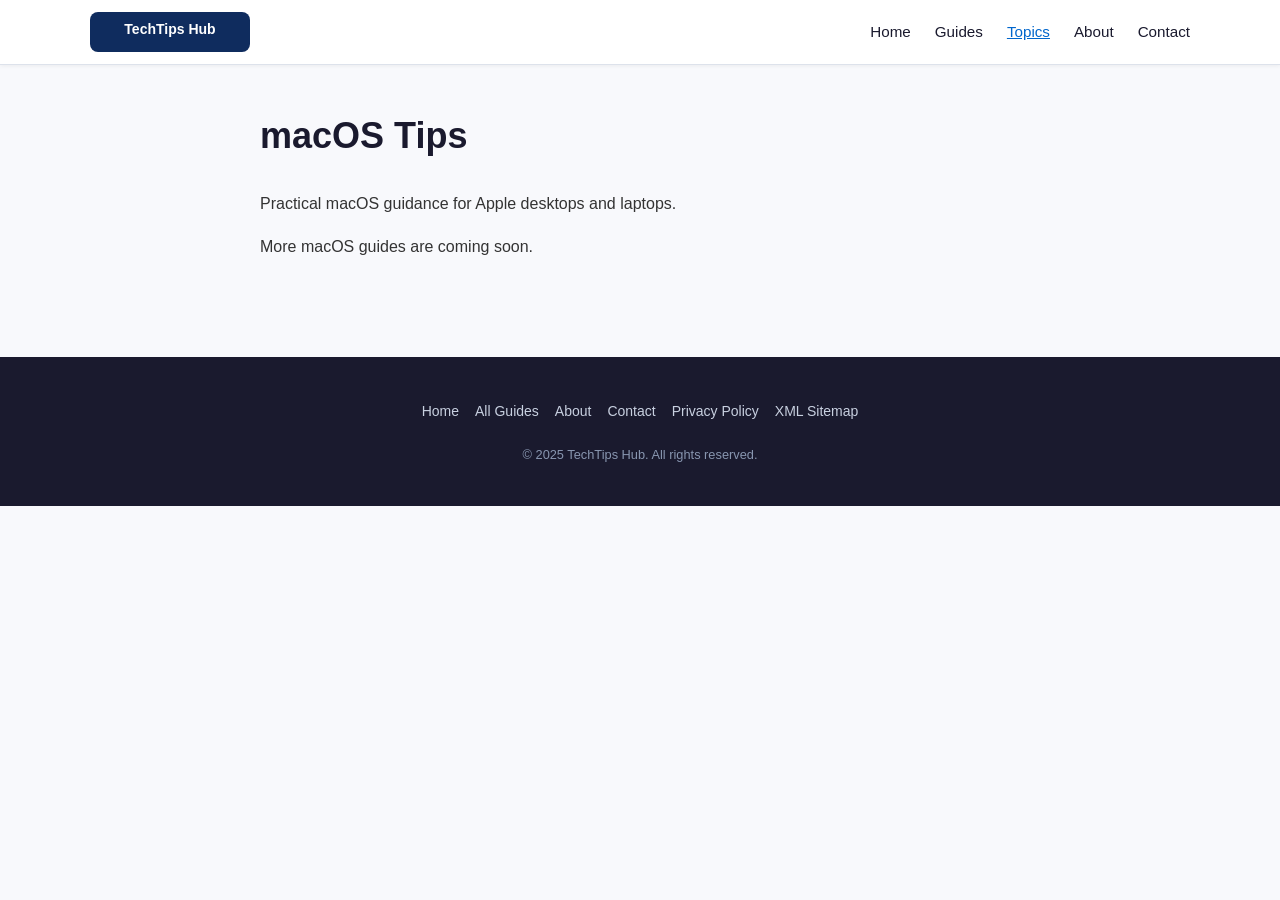
<file: topics/macos.html>
<!DOCTYPE html>
<html lang="en">
<head>
  <meta charset="UTF-8" />
  <meta name="viewport" content="width=device-width, initial-scale=1.0" />
  <title>macOS Tips – TechTips Hub</title>
  <meta name="description" content="macOS tips and guides for Apple desktop and laptop users." />
  <link rel="canonical" href="https://vishnuvarsan.github.io/BingSearchApp/topics/macos.html" />
  <meta name="robots" content="index, follow, max-snippet:-1" />
  <link rel="stylesheet" href="../css/styles.css" />
</head>
<body>
  <header role="banner">
    <div class="container header-inner">
      <a href="/" aria-label="TechTips Hub – home">
        <img src="../images/logo.svg" alt="TechTips Hub logo" width="160" height="48" loading="eager" />
      </a>
      <nav aria-label="Primary navigation">
        <ul>
          <li><a href="/">Home</a></li>
          <li><a href="/guides.html">Guides</a></li>
          <li><a href="/topics.html" aria-current="page">Topics</a></li>
          <li><a href="/about.html">About</a></li>
          <li><a href="/contact.html">Contact</a></li>
        </ul>
      </nav>
    </div>
  </header>
  <main id="main-content">
    <div class="container page-content">
      <h1>macOS Tips</h1>
      <p>Practical macOS guidance for Apple desktops and laptops.</p>
      <p>More macOS guides are coming soon.</p>
    </div>
  </main>
  <footer role="contentinfo">
    <div class="container footer-inner">
      <nav aria-label="Footer navigation">
        <ul>
          <li><a href="/">Home</a></li>
          <li><a href="/guides.html">All Guides</a></li>
          <li><a href="/about.html">About</a></li>
          <li><a href="/contact.html">Contact</a></li>
          <li><a href="/privacy.html">Privacy Policy</a></li>
          <li><a href="/sitemap.xml">XML Sitemap</a></li>
        </ul>
      </nav>
      <p class="copyright">© 2025 TechTips Hub. All rights reserved.</p>
    </div>
  </footer>
</body>
</html>
</file>
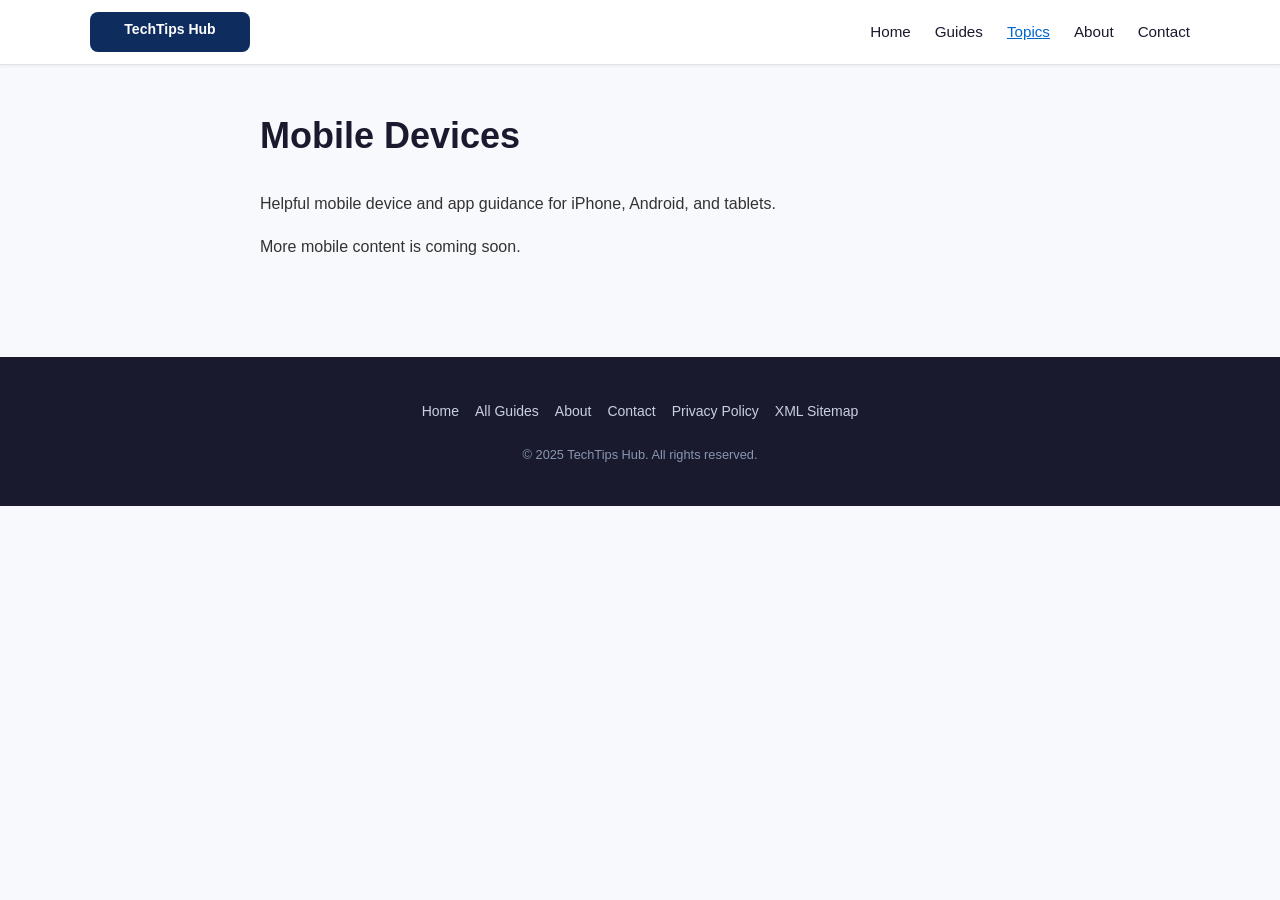
<file: topics/mobile.html>
<!DOCTYPE html>
<html lang="en">
<head>
  <meta charset="UTF-8" />
  <meta name="viewport" content="width=device-width, initial-scale=1.0" />
  <title>Mobile Devices – TechTips Hub</title>
  <meta name="description" content="Mobile device guides and tips for iOS and Android users." />
  <link rel="canonical" href="https://vishnuvarsan.github.io/BingSearchApp/topics/mobile.html" />
  <meta name="robots" content="index, follow, max-snippet:-1" />
  <link rel="stylesheet" href="../css/styles.css" />
</head>
<body>
  <header role="banner">
    <div class="container header-inner">
      <a href="/" aria-label="TechTips Hub – home">
        <img src="../images/logo.svg" alt="TechTips Hub logo" width="160" height="48" loading="eager" />
      </a>
      <nav aria-label="Primary navigation">
        <ul>
          <li><a href="/">Home</a></li>
          <li><a href="/guides.html">Guides</a></li>
          <li><a href="/topics.html" aria-current="page">Topics</a></li>
          <li><a href="/about.html">About</a></li>
          <li><a href="/contact.html">Contact</a></li>
        </ul>
      </nav>
    </div>
  </header>
  <main id="main-content">
    <div class="container page-content">
      <h1>Mobile Devices</h1>
      <p>Helpful mobile device and app guidance for iPhone, Android, and tablets.</p>
      <p>More mobile content is coming soon.</p>
    </div>
  </main>
  <footer role="contentinfo">
    <div class="container footer-inner">
      <nav aria-label="Footer navigation">
        <ul>
          <li><a href="/">Home</a></li>
          <li><a href="/guides.html">All Guides</a></li>
          <li><a href="/about.html">About</a></li>
          <li><a href="/contact.html">Contact</a></li>
          <li><a href="/privacy.html">Privacy Policy</a></li>
          <li><a href="/sitemap.xml">XML Sitemap</a></li>
        </ul>
      </nav>
      <p class="copyright">© 2025 TechTips Hub. All rights reserved.</p>
    </div>
  </footer>
</body>
</html>
</file>
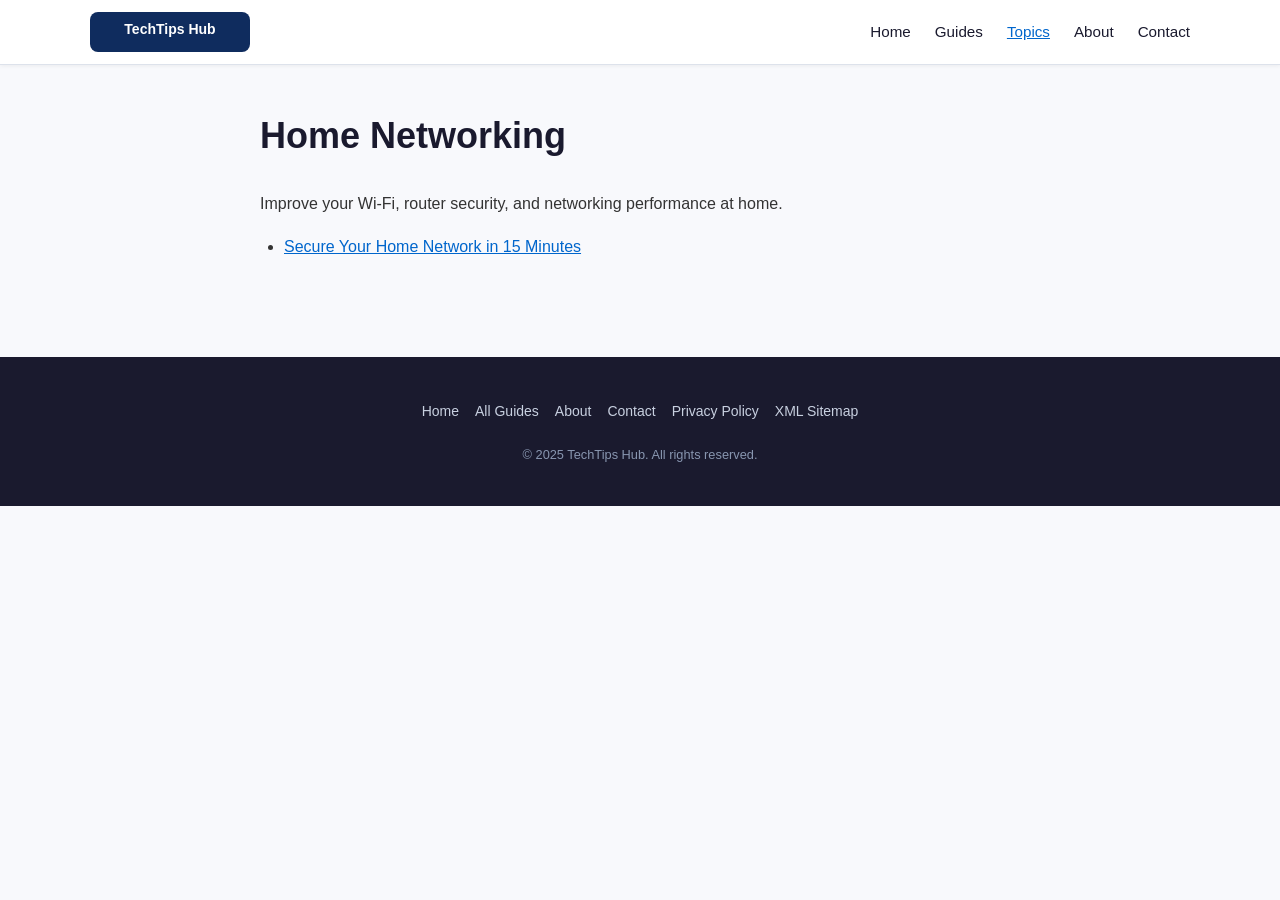
<file: topics/networking.html>
<!DOCTYPE html>
<html lang="en">
<head>
  <meta charset="UTF-8" />
  <meta name="viewport" content="width=device-width, initial-scale=1.0" />
  <title>Home Networking – TechTips Hub</title>
  <meta name="description" content="Home networking guides for better Wi-Fi, routers, and smart device safety." />
  <link rel="canonical" href="https://vishnuvarsan.github.io/BingSearchApp/topics/networking.html" />
  <meta name="robots" content="index, follow, max-snippet:-1" />
  <link rel="stylesheet" href="../css/styles.css" />
</head>
<body>
  <header role="banner">
    <div class="container header-inner">
      <a href="/" aria-label="TechTips Hub – home">
        <img src="../images/logo.svg" alt="TechTips Hub logo" width="160" height="48" loading="eager" />
      </a>
      <nav aria-label="Primary navigation">
        <ul>
          <li><a href="/">Home</a></li>
          <li><a href="/guides.html">Guides</a></li>
          <li><a href="/topics.html" aria-current="page">Topics</a></li>
          <li><a href="/about.html">About</a></li>
          <li><a href="/contact.html">Contact</a></li>
        </ul>
      </nav>
    </div>
  </header>
  <main id="main-content">
    <div class="container page-content">
      <h1>Home Networking</h1>
      <p>Improve your Wi-Fi, router security, and networking performance at home.</p>
      <ul>
        <li><a href="/guides/home-network-security.html">Secure Your Home Network in 15 Minutes</a></li>
      </ul>
    </div>
  </main>
  <footer role="contentinfo">
    <div class="container footer-inner">
      <nav aria-label="Footer navigation">
        <ul>
          <li><a href="/">Home</a></li>
          <li><a href="/guides.html">All Guides</a></li>
          <li><a href="/about.html">About</a></li>
          <li><a href="/contact.html">Contact</a></li>
          <li><a href="/privacy.html">Privacy Policy</a></li>
          <li><a href="/sitemap.xml">XML Sitemap</a></li>
        </ul>
      </nav>
      <p class="copyright">© 2025 TechTips Hub. All rights reserved.</p>
    </div>
  </footer>
</body>
</html>
</file>
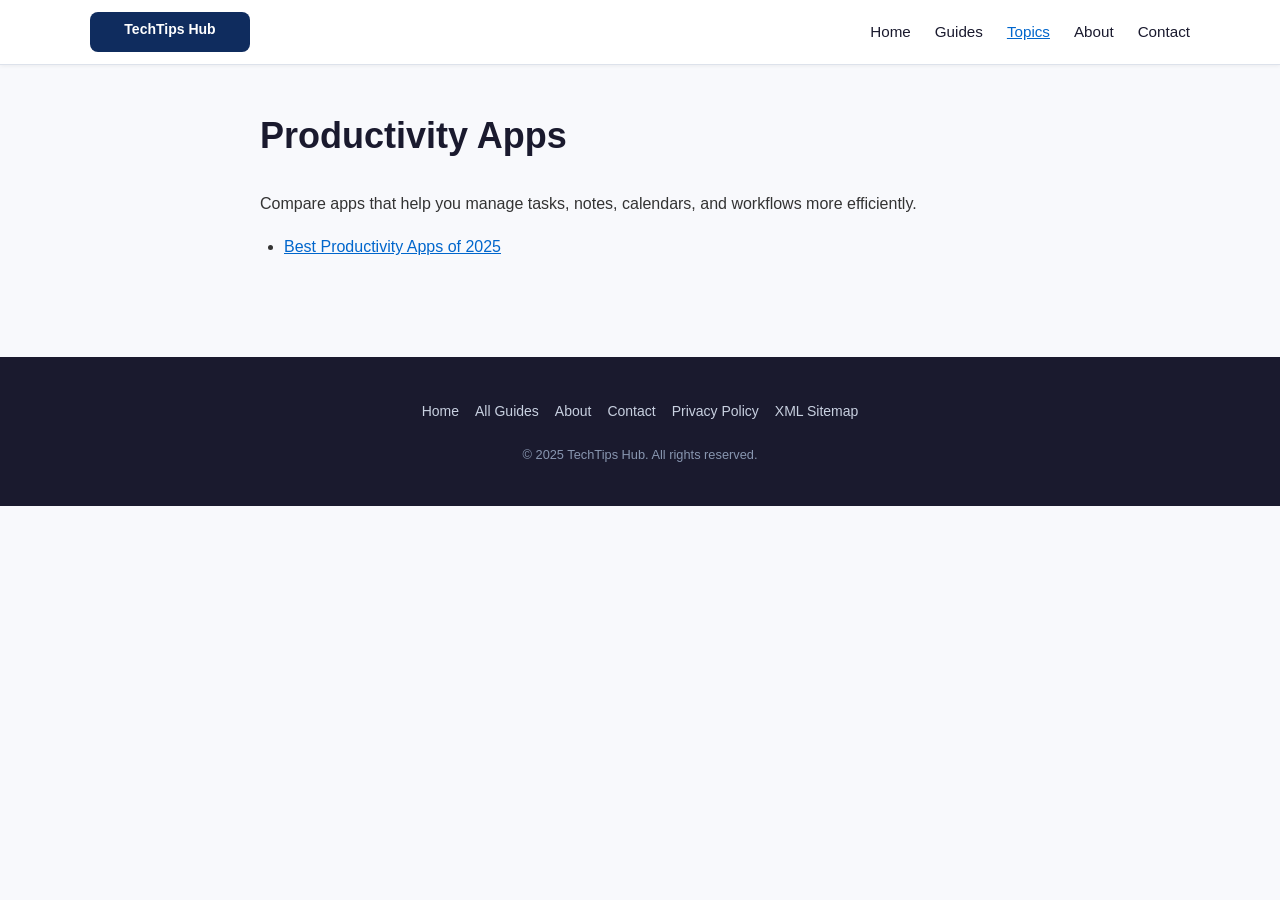
<file: topics/productivity.html>
<!DOCTYPE html>
<html lang="en">
<head>
  <meta charset="UTF-8" />
  <meta name="viewport" content="width=device-width, initial-scale=1.0" />
  <title>Productivity Apps – TechTips Hub</title>
  <meta name="description" content="Productivity app recommendations and time-saving software advice." />
  <link rel="canonical" href="https://vishnuvarsan.github.io/BingSearchApp/topics/productivity.html" />
  <meta name="robots" content="index, follow, max-snippet:-1" />
  <link rel="stylesheet" href="../css/styles.css" />
</head>
<body>
  <header role="banner">
    <div class="container header-inner">
      <a href="/" aria-label="TechTips Hub – home">
        <img src="../images/logo.svg" alt="TechTips Hub logo" width="160" height="48" loading="eager" />
      </a>
      <nav aria-label="Primary navigation">
        <ul>
          <li><a href="/">Home</a></li>
          <li><a href="/guides.html">Guides</a></li>
          <li><a href="/topics.html" aria-current="page">Topics</a></li>
          <li><a href="/about.html">About</a></li>
          <li><a href="/contact.html">Contact</a></li>
        </ul>
      </nav>
    </div>
  </header>
  <main id="main-content">
    <div class="container page-content">
      <h1>Productivity Apps</h1>
      <p>Compare apps that help you manage tasks, notes, calendars, and workflows more efficiently.</p>
      <ul>
        <li><a href="/guides/best-productivity-apps-2025.html">Best Productivity Apps of 2025</a></li>
      </ul>
    </div>
  </main>
  <footer role="contentinfo">
    <div class="container footer-inner">
      <nav aria-label="Footer navigation">
        <ul>
          <li><a href="/">Home</a></li>
          <li><a href="/guides.html">All Guides</a></li>
          <li><a href="/about.html">About</a></li>
          <li><a href="/contact.html">Contact</a></li>
          <li><a href="/privacy.html">Privacy Policy</a></li>
          <li><a href="/sitemap.xml">XML Sitemap</a></li>
        </ul>
      </nav>
      <p class="copyright">© 2025 TechTips Hub. All rights reserved.</p>
    </div>
  </footer>
</body>
</html>
</file>
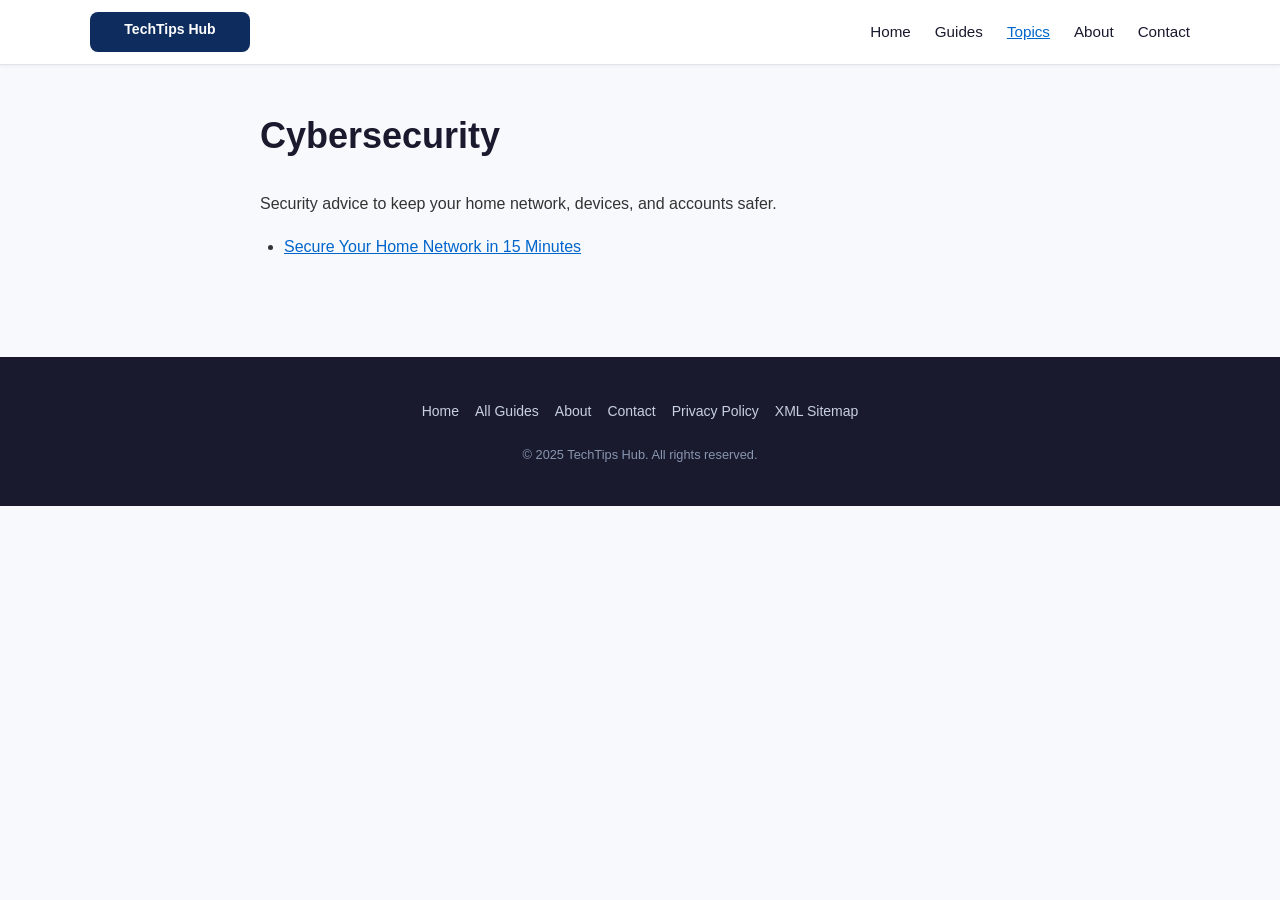
<file: topics/security.html>
<!DOCTYPE html>
<html lang="en">
<head>
  <meta charset="UTF-8" />
  <meta name="viewport" content="width=device-width, initial-scale=1.0" />
  <title>Cybersecurity – TechTips Hub</title>
  <meta name="description" content="Cybersecurity guidance for home users and small businesses." />
  <link rel="canonical" href="https://vishnuvarsan.github.io/BingSearchApp/topics/security.html" />
  <meta name="robots" content="index, follow, max-snippet:-1" />
  <link rel="stylesheet" href="../css/styles.css" />
</head>
<body>
  <header role="banner">
    <div class="container header-inner">
      <a href="/" aria-label="TechTips Hub – home">
        <img src="../images/logo.svg" alt="TechTips Hub logo" width="160" height="48" loading="eager" />
      </a>
      <nav aria-label="Primary navigation">
        <ul>
          <li><a href="/">Home</a></li>
          <li><a href="/guides.html">Guides</a></li>
          <li><a href="/topics.html" aria-current="page">Topics</a></li>
          <li><a href="/about.html">About</a></li>
          <li><a href="/contact.html">Contact</a></li>
        </ul>
      </nav>
    </div>
  </header>
  <main id="main-content">
    <div class="container page-content">
      <h1>Cybersecurity</h1>
      <p>Security advice to keep your home network, devices, and accounts safer.</p>
      <ul>
        <li><a href="/guides/home-network-security.html">Secure Your Home Network in 15 Minutes</a></li>
      </ul>
    </div>
  </main>
  <footer role="contentinfo">
    <div class="container footer-inner">
      <nav aria-label="Footer navigation">
        <ul>
          <li><a href="/">Home</a></li>
          <li><a href="/guides.html">All Guides</a></li>
          <li><a href="/about.html">About</a></li>
          <li><a href="/contact.html">Contact</a></li>
          <li><a href="/privacy.html">Privacy Policy</a></li>
          <li><a href="/sitemap.xml">XML Sitemap</a></li>
        </ul>
      </nav>
      <p class="copyright">© 2025 TechTips Hub. All rights reserved.</p>
    </div>
  </footer>
</body>
</html>
</file>
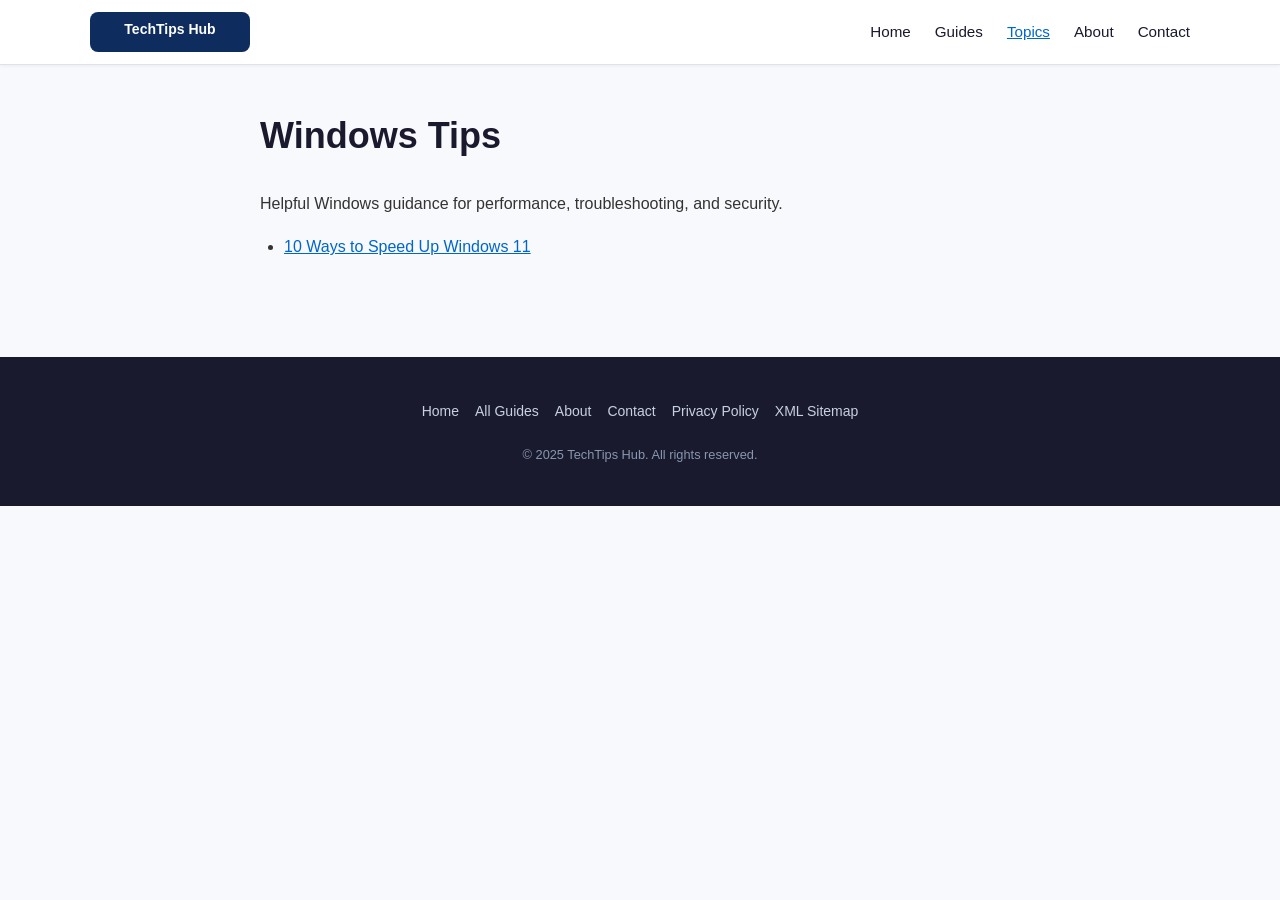
<file: topics/windows.html>
<!DOCTYPE html>
<html lang="en">
<head>
  <meta charset="UTF-8" />
  <meta name="viewport" content="width=device-width, initial-scale=1.0" />
  <title>Windows Tips – TechTips Hub</title>
  <meta name="description" content="Windows guidance and optimization tips from TechTips Hub." />
  <link rel="canonical" href="https://vishnuvarsan.github.io/BingSearchApp/topics/windows.html" />
  <meta name="robots" content="index, follow, max-snippet:-1" />
  <link rel="stylesheet" href="../css/styles.css" />
</head>
<body>
  <header role="banner">
    <div class="container header-inner">
      <a href="/" aria-label="TechTips Hub – home">
        <img src="../images/logo.svg" alt="TechTips Hub logo" width="160" height="48" loading="eager" />
      </a>
      <nav aria-label="Primary navigation">
        <ul>
          <li><a href="/">Home</a></li>
          <li><a href="/guides.html">Guides</a></li>
          <li><a href="/topics.html" aria-current="page">Topics</a></li>
          <li><a href="/about.html">About</a></li>
          <li><a href="/contact.html">Contact</a></li>
        </ul>
      </nav>
    </div>
  </header>
  <main id="main-content">
    <div class="container page-content">
      <h1>Windows Tips</h1>
      <p>Helpful Windows guidance for performance, troubleshooting, and security.</p>
      <ul>
        <li><a href="/guides/windows-11-speed-tips.html">10 Ways to Speed Up Windows 11</a></li>
      </ul>
    </div>
  </main>
  <footer role="contentinfo">
    <div class="container footer-inner">
      <nav aria-label="Footer navigation">
        <ul>
          <li><a href="/">Home</a></li>
          <li><a href="/guides.html">All Guides</a></li>
          <li><a href="/about.html">About</a></li>
          <li><a href="/contact.html">Contact</a></li>
          <li><a href="/privacy.html">Privacy Policy</a></li>
          <li><a href="/sitemap.xml">XML Sitemap</a></li>
        </ul>
      </nav>
      <p class="copyright">© 2025 TechTips Hub. All rights reserved.</p>
    </div>
  </footer>
</body>
</html>
</file>
<file: css/styles.css>
/* ═══════════════════════════════════════════════════
   TechTips Hub – Main Stylesheet
   Follows semantic HTML structure for Bing SEO compliance
   ═══════════════════════════════════════════════════ */

/* ── Reset & Base ── */
*, *::before, *::after {
  box-sizing: border-box;
  margin: 0;
  padding: 0;
}

html {
  font-size: 16px;
  scroll-behavior: smooth;
}

body {
  font-family: -apple-system, BlinkMacSystemFont, "Segoe UI", Roboto, Oxygen,
               Ubuntu, Cantarell, "Helvetica Neue", sans-serif;
  color: #1a1a2e;
  background-color: #f8f9fc;
  line-height: 1.7;
}

img {
  max-width: 100%;
  height: auto;
  display: block;
}

a {
  color: #0066cc;
  text-decoration: underline;
}

a:hover,
a:focus {
  color: #004499;
  text-decoration-thickness: 2px;
  outline-offset: 2px;
}

/* ── Layout Container ── */
.container {
  max-width: 1140px;
  margin: 0 auto;
  padding: 0 1.25rem;
}

/* ── Skip Link (accessibility) ── */
.skip-link {
  position: absolute;
  left: -9999px;
  top: auto;
}
.skip-link:focus {
  position: static;
}

/* ─────────────────────────────────────────
   Header
───────────────────────────────────────── */
header[role="banner"] {
  background: #ffffff;
  border-bottom: 1px solid #dde2eb;
  position: sticky;
  top: 0;
  z-index: 100;
  box-shadow: 0 1px 4px rgba(0,0,0,.06);
}

.header-inner {
  display: flex;
  align-items: center;
  justify-content: space-between;
  padding-top: .75rem;
  padding-bottom: .75rem;
  gap: 1rem;
}

header nav ul {
  list-style: none;
  display: flex;
  gap: 1.5rem;
  flex-wrap: wrap;
}

header nav a {
  text-decoration: none;
  font-weight: 500;
  color: #1a1a2e;
  font-size: .95rem;
}

header nav a:hover,
header nav a[aria-current="page"] {
  color: #0066cc;
  text-decoration: underline;
}

/* ─────────────────────────────────────────
   Hero Section
───────────────────────────────────────── */
.hero {
  background: linear-gradient(135deg, #0f2c5e 0%, #1a4fa3 100%);
  color: #ffffff;
  padding: 4rem 0;
  text-align: center;
}

.hero h1 {
  font-size: clamp(1.75rem, 4vw, 2.75rem);
  font-weight: 700;
  line-height: 1.25;
  margin-bottom: 1rem;
}

.hero-sub {
  font-size: 1.1rem;
  max-width: 680px;
  margin: 0 auto 2rem;
  opacity: .9;
}

.btn-primary {
  display: inline-block;
  background: #ffffff;
  color: #0f2c5e;
  font-weight: 700;
  padding: .75rem 2rem;
  border-radius: 6px;
  text-decoration: none;
  transition: background .2s, color .2s;
}

.btn-primary:hover,
.btn-primary:focus {
  background: #e8f0fe;
  color: #0f2c5e;
}

/* ─────────────────────────────────────────
   Topics Grid
───────────────────────────────────────── */
.topics {
  padding: 3.5rem 0;
}

.topics h2 {
  font-size: 1.75rem;
  margin-bottom: 2rem;
  text-align: center;
}

.topic-grid {
  list-style: none;
  display: grid;
  grid-template-columns: repeat(auto-fill, minmax(140px, 1fr));
  gap: 1.25rem;
}

.topic-grid li a {
  display: flex;
  flex-direction: column;
  align-items: center;
  gap: .6rem;
  padding: 1.25rem .75rem;
  background: #ffffff;
  border: 1px solid #dde2eb;
  border-radius: 8px;
  text-decoration: none;
  color: #1a1a2e;
  font-weight: 500;
  font-size: .9rem;
  text-align: center;
  transition: box-shadow .2s, border-color .2s;
}

.topic-grid li a:hover,
.topic-grid li a:focus {
  border-color: #0066cc;
  box-shadow: 0 2px 8px rgba(0,102,204,.15);
  color: #0066cc;
}

/* ─────────────────────────────────────────
   Featured Articles
───────────────────────────────────────── */
.featured-articles {
  padding: 3.5rem 0;
  background: #eef2f9;
}

.featured-articles h2 {
  font-size: 1.75rem;
  margin-bottom: 2rem;
  text-align: center;
}

.article-grid {
  display: grid;
  grid-template-columns: repeat(auto-fill, minmax(300px, 1fr));
  gap: 1.5rem;
}

article {
  background: #ffffff;
  border: 1px solid #dde2eb;
  border-radius: 10px;
  overflow: hidden;
  display: flex;
  flex-direction: column;
  transition: box-shadow .2s;
}

article:hover {
  box-shadow: 0 4px 16px rgba(0,0,0,.1);
}

article img {
  width: 100%;
  aspect-ratio: 16 / 10;
  object-fit: cover;
}

.article-body {
  padding: 1.25rem;
  display: flex;
  flex-direction: column;
  gap: .6rem;
  flex: 1;
}

.tag {
  font-size: .75rem;
  font-weight: 700;
  text-transform: uppercase;
  color: #0066cc;
  letter-spacing: .05em;
}

.article-body h3 {
  font-size: 1.1rem;
  line-height: 1.35;
}

.article-body h3 a {
  text-decoration: none;
  color: #1a1a2e;
}

.article-body h3 a:hover {
  color: #0066cc;
  text-decoration: underline;
}

.article-body p {
  font-size: .9rem;
  color: #444;
  flex: 1;
}

.read-more {
  font-size: .875rem;
  font-weight: 600;
  color: #0066cc;
}

.view-all {
  text-align: center;
  margin-top: 2rem;
  font-size: 1rem;
}

/* ─────────────────────────────────────────
   About Strip
───────────────────────────────────────── */
.about-strip {
  padding: 3rem 0;
}

.about-strip h2 {
  font-size: 1.5rem;
  margin-bottom: 1rem;
}

.about-strip p {
  max-width: 760px;
  margin-bottom: 1rem;
  color: #333;
}

/* ─────────────────────────────────────────
   Footer
───────────────────────────────────────── */
footer[role="contentinfo"] {
  background: #1a1a2e;
  color: #c8d0e0;
  padding: 2.5rem 0;
  margin-top: 2rem;
}

.footer-inner {
  display: flex;
  flex-direction: column;
  gap: 1.25rem;
  align-items: center;
  text-align: center;
}

footer nav ul {
  list-style: none;
  display: flex;
  flex-wrap: wrap;
  gap: 1rem;
  justify-content: center;
}

footer nav a {
  color: #c8d0e0;
  text-decoration: none;
  font-size: .875rem;
}

footer nav a:hover {
  color: #ffffff;
  text-decoration: underline;
}

.copyright {
  font-size: .8rem;
  color: #8896b0;
}

/* ─────────────────────────────────────────
   Breadcrumb
───────────────────────────────────────── */
.breadcrumb {
  background: #ffffff;
  border-bottom: 1px solid #dde2eb;
  padding: .6rem 0;
}

.breadcrumb ol {
  list-style: none;
  display: flex;
  gap: .5rem;
  font-size: .875rem;
  color: #555;
}

.breadcrumb ol li + li::before {
  content: "›";
  margin-right: .5rem;
  color: #999;
}

.breadcrumb a {
  color: #0066cc;
  text-decoration: none;
}

.breadcrumb a:hover {
  text-decoration: underline;
}

/* ─────────────────────────────────────────
   General Page Content (about, contact…)
───────────────────────────────────────── */
.page-content {
  max-width: 800px;
  margin: 0 auto;
  padding-top: 2.5rem;
  padding-bottom: 3rem;
}

.page-content h1 {
  font-size: clamp(1.6rem, 3.5vw, 2.25rem);
  margin-bottom: 1.5rem;
}

.page-content h2 {
  font-size: 1.35rem;
  margin-top: 2rem;
  margin-bottom: .75rem;
  color: #0f2c5e;
}

.page-content p,
.page-content ul,
.page-content ol {
  margin-bottom: 1rem;
  color: #333;
}

.page-content ul,
.page-content ol {
  padding-left: 1.5rem;
}

.page-content li {
  margin-bottom: .4rem;
}

/* ─────────────────────────────────────────
   Responsive
───────────────────────────────────────── */
@media (max-width: 640px) {
  .header-inner {
    flex-direction: column;
    align-items: flex-start;
  }

  header nav ul {
    gap: 1rem;
  }

  .hero {
    padding: 2.5rem 0;
  }

  .article-grid {
    grid-template-columns: 1fr;
  }
}
</file>
